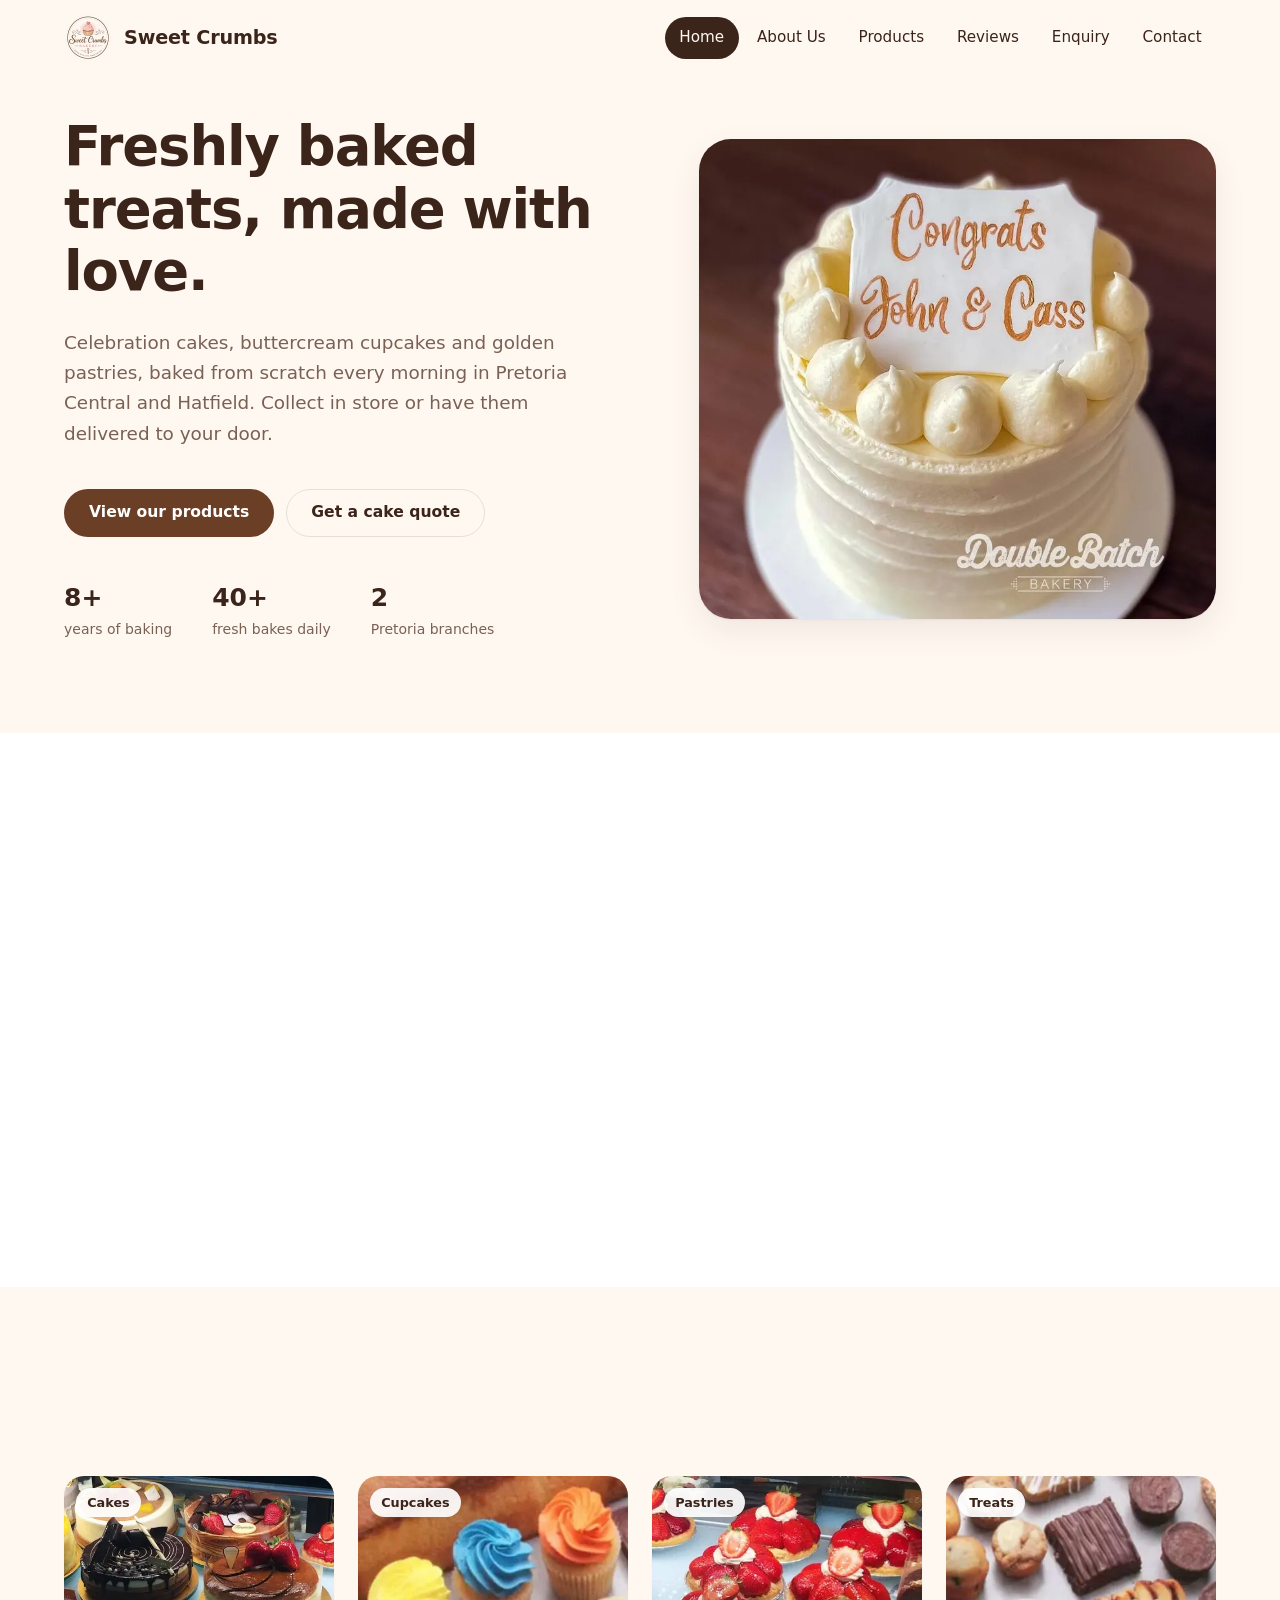
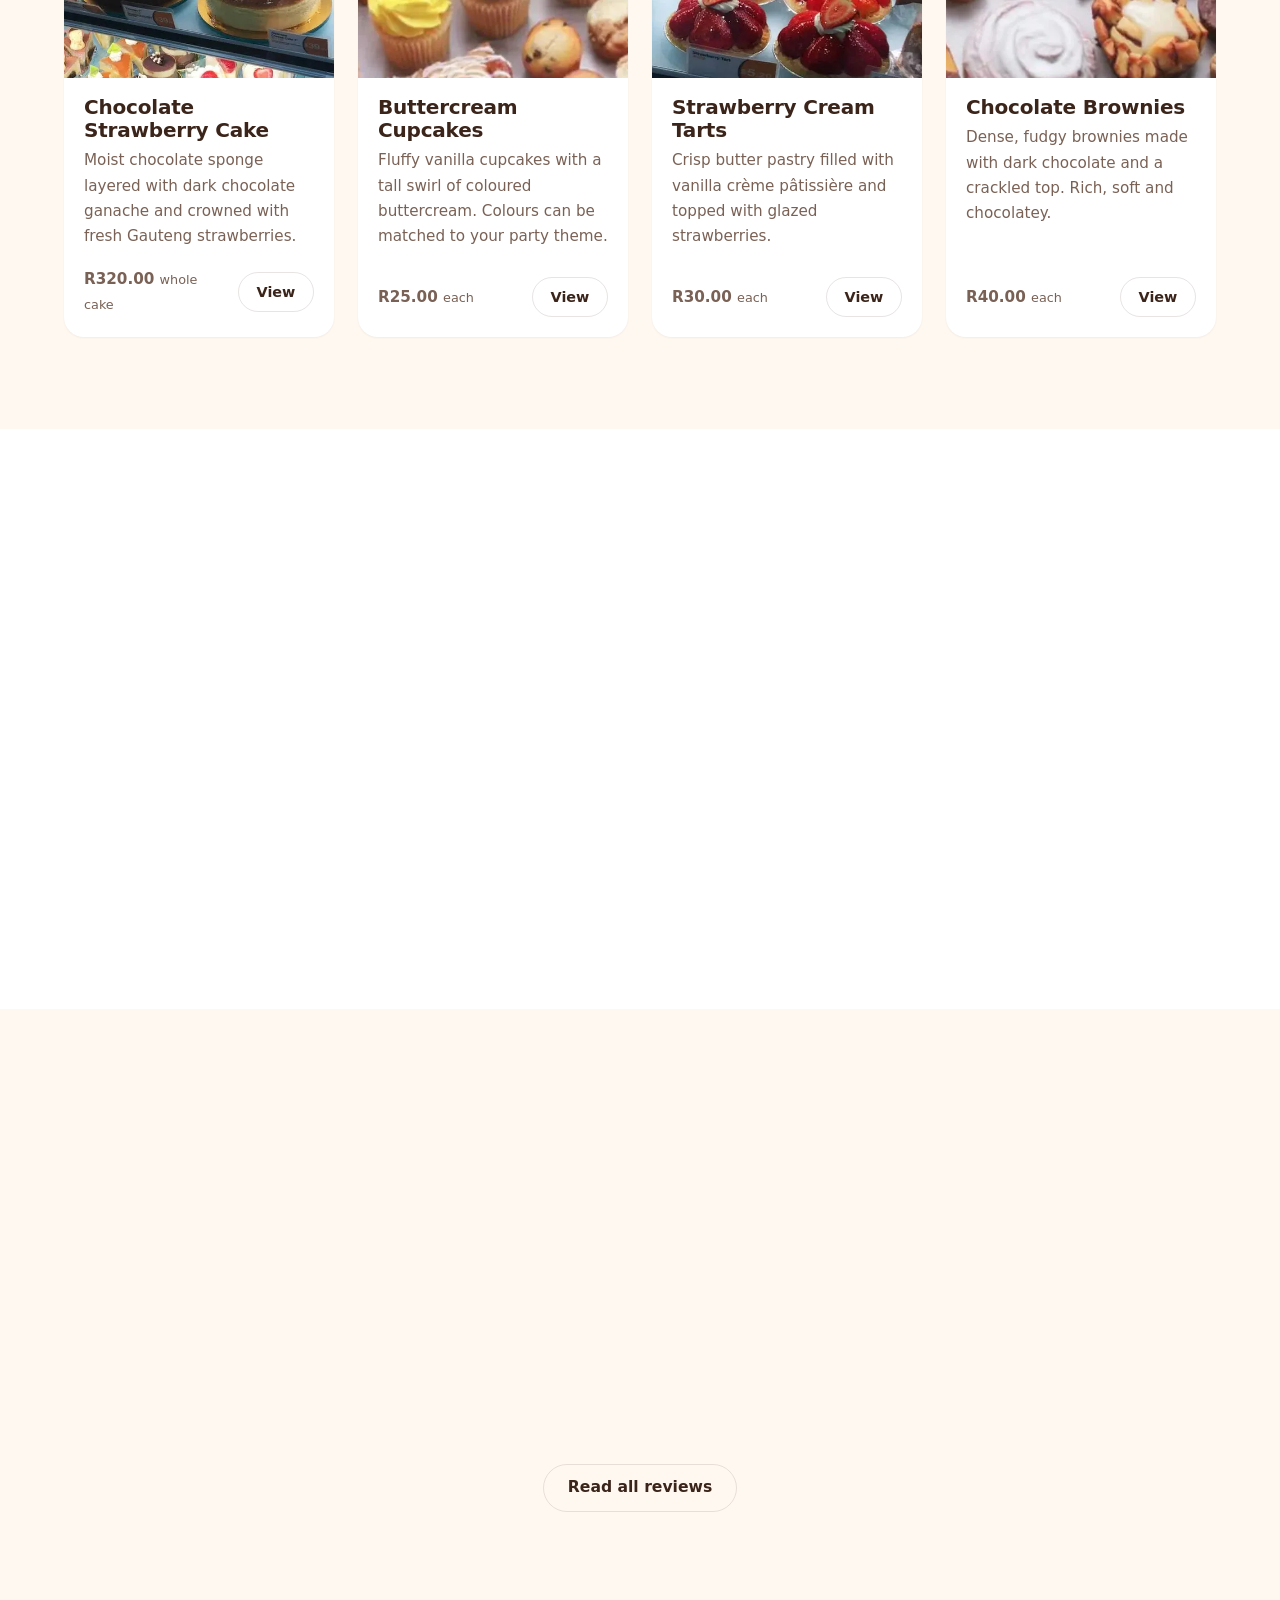
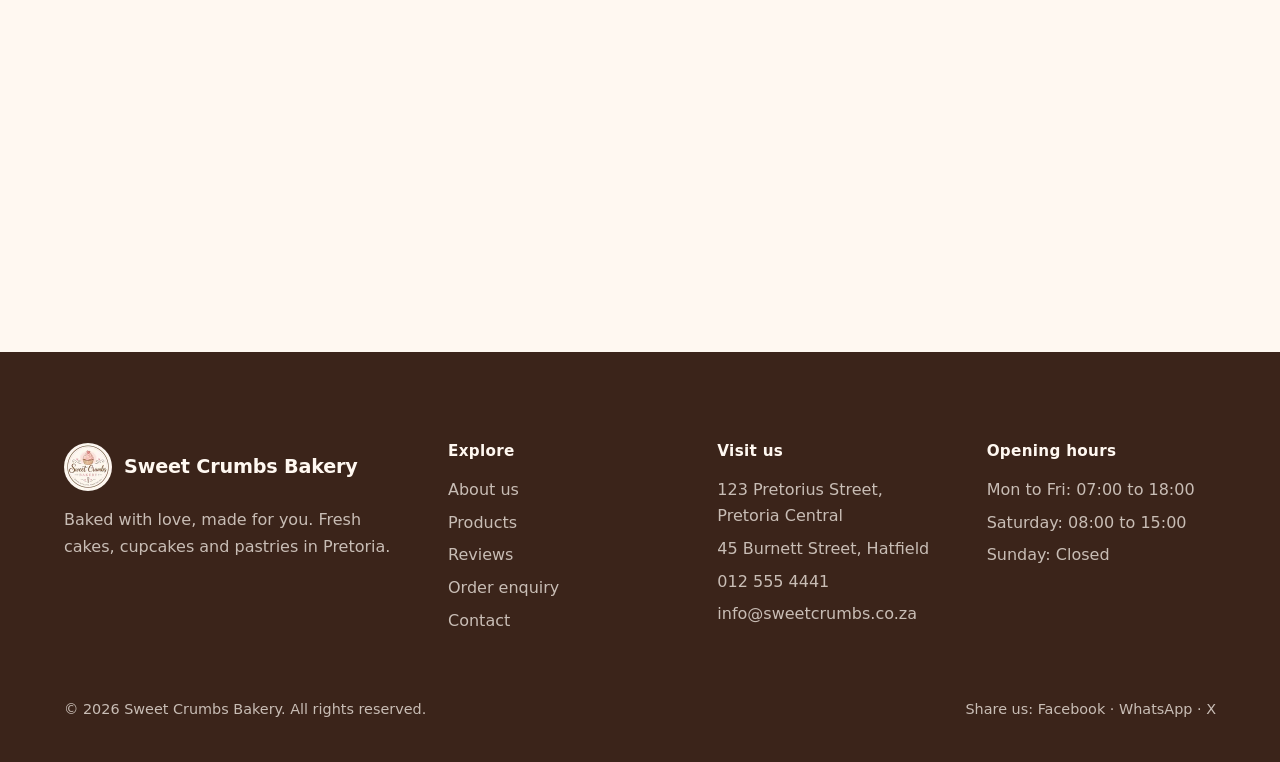
<file: index.html>
<!DOCTYPE html>
<html lang="en-ZA" class="no-js">
<head>
    <meta charset="UTF-8">
    <meta name="viewport" content="width=device-width, initial-scale=1">
    <meta http-equiv="Content-Security-Policy" content="default-src 'self'; script-src 'self'; style-src 'self' https://fonts.googleapis.com; font-src https://fonts.gstatic.com; img-src 'self' data:; connect-src 'self'; form-action 'self'; base-uri 'self'; object-src 'none'">
    <meta name="referrer" content="strict-origin-when-cross-origin">
    <title>Sweet Crumbs Bakery | Fresh Cakes, Cupcakes &amp; Pastries in Pretoria</title>
    <meta name="description" content="Sweet Crumbs Bakery bakes fresh celebration cakes, cupcakes, pastries and treats every day in Pretoria Central and Hatfield. Order online for collection or delivery.">
    <meta name="keywords" content="bakery Pretoria, birthday cakes Pretoria, cupcakes Pretoria, custom celebration cakes, fresh pastries, Hatfield bakery, cake delivery Pretoria">
    <meta name="author" content="Sweet Crumbs Bakery">
    <meta name="robots" content="index, follow">
    <link rel="canonical" href="https://percy-m-ri.github.io/st10476650-wede-part1/">
    <meta property="og:type" content="website">
    <meta property="og:site_name" content="Sweet Crumbs Bakery">
    <meta property="og:title" content="Sweet Crumbs Bakery | Fresh Cakes &amp; Pastries in Pretoria">
    <meta property="og:description" content="Celebration cakes, cupcakes and pastries baked fresh every morning in Pretoria.">
    <meta property="og:url" content="https://percy-m-ri.github.io/st10476650-wede-part1/">
    <meta property="og:image" content="https://percy-m-ri.github.io/st10476650-wede-part1/images/celebration-cake-hero-1200.jpg">
    <meta name="theme-color" content="#FFF8F1">
    <link rel="icon" type="image/png" href="images/favicon-32.png">
    <link rel="preconnect" href="https://fonts.googleapis.com">
    <link rel="preconnect" href="https://fonts.gstatic.com" crossorigin>
    <link rel="stylesheet" href="https://fonts.googleapis.com/css2?family=Poppins:wght@400;500;600;700&amp;display=swap">
    <link rel="stylesheet" href="css/style.css?v=4">
    <link rel="preload" as="image" type="image/webp" href="images/celebration-cake-hero-800.webp" imagesrcset="images/celebration-cake-hero-480.webp 480w, images/celebration-cake-hero-800.webp 800w, images/celebration-cake-hero-1200.webp 1200w" imagesizes="(max-width: 56rem) 100vw, 34rem">
    <script src="js/boot.js?v=4"></script>
    <script src="js/data.js?v=4" defer></script>
    <script src="js/main.js?v=4" defer></script>
    <script src="js/products.js?v=4" defer></script>
    <script type="application/ld+json">
    {
        "@context": "https://schema.org",
        "@type": "Bakery",
        "name": "Sweet Crumbs Bakery",
        "url": "https://percy-m-ri.github.io/st10476650-wede-part1/",
        "logo": "https://percy-m-ri.github.io/st10476650-wede-part1/images/sweet-crumbs-logo-320.png",
        "image": "https://percy-m-ri.github.io/st10476650-wede-part1/images/celebration-cake-hero-1200.jpg",
        "description": "Neighbourhood bakery in Pretoria baking celebration cakes, cupcakes, pastries and sweet treats.",
        "telephone": "+27125554441",
        "email": "info@sweetcrumbs.co.za",
        "priceRange": "R20 - R350",
        "address": {
            "@type": "PostalAddress",
            "streetAddress": "123 Pretorius Street",
            "addressLocality": "Pretoria",
            "addressRegion": "Gauteng",
            "postalCode": "0002",
            "addressCountry": "ZA"
        },
        "geo": { "@type": "GeoCoordinates", "latitude": -25.7461, "longitude": 28.1929 },
        "openingHoursSpecification": [
            { "@type": "OpeningHoursSpecification", "dayOfWeek": ["Monday", "Tuesday", "Wednesday", "Thursday", "Friday"], "opens": "07:00", "closes": "18:00" },
            { "@type": "OpeningHoursSpecification", "dayOfWeek": "Saturday", "opens": "08:00", "closes": "15:00" }
        ],
        "department": {
            "@type": "Bakery",
            "name": "Sweet Crumbs Bakery Hatfield",
            "telephone": "+27125554442",
            "address": {
                "@type": "PostalAddress",
                "streetAddress": "45 Burnett Street",
                "addressLocality": "Hatfield, Pretoria",
                "addressRegion": "Gauteng",
                "postalCode": "0083",
                "addressCountry": "ZA"
            }
        }
    }
    </script>
</head>
<body>
    <a class="skip-link" href="#main">Skip to main content</a>

    <header class="site-header">
        <div class="container header-inner">
            <a class="brand" href="index.html" aria-label="Sweet Crumbs Bakery home">
                <picture>
                    <source type="image/webp" srcset="images/sweet-crumbs-logo-96.webp 1x, images/sweet-crumbs-logo-192.webp 2x">
                    <img src="images/sweet-crumbs-logo-96.png" srcset="images/sweet-crumbs-logo-96.png 1x, images/sweet-crumbs-logo-192.png 2x" alt="Sweet Crumbs Bakery logo" width="48" height="48">
                </picture>
                <span>Sweet Crumbs</span>
            </a>
            <button class="nav-toggle" type="button" aria-expanded="false" aria-controls="main-nav" aria-label="Open menu"><span></span><span></span></button>
            <nav id="main-nav" class="main-nav" aria-label="Main">
                <ul>
                    <li><a href="index.html" aria-current="page">Home</a></li>
                    <li><a href="about.html">About Us</a></li>
                    <li><a href="products.html">Products</a></li>
                    <li><a href="testimonials.html">Reviews</a></li>
                    <li><a href="enquiry.html">Enquiry</a></li>
                    <li><a href="contact.html">Contact</a></li>
                </ul>
            </nav>
        </div>
    </header>

    <main id="main">
        <section class="hero" aria-labelledby="hero-title">
            <div class="container hero-grid">
                <div class="hero-copy">
                    <h1 id="hero-title" class="reveal delay-1">Freshly baked treats, made with love.</h1>
                    <p class="lead reveal delay-2">Celebration cakes, buttercream cupcakes and golden pastries, baked from scratch every morning in Pretoria Central and Hatfield. Collect in store or have them delivered to your door.</p>
                    <div class="hero-actions reveal delay-3">
                        <a class="btn" href="products.html">View our products</a>
                        <a class="btn btn-ghost" href="enquiry.html">Get a cake quote</a>
                    </div>
                    <dl class="hero-stats reveal delay-4">
                        <div><dt>years of baking</dt><dd>8+</dd></div>
                        <div><dt>fresh bakes daily</dt><dd>40+</dd></div>
                        <div><dt>Pretoria branches</dt><dd>2</dd></div>
                    </dl>
                </div>
                <div class="hero-media reveal delay-2">
                    <picture>
                        <source type="image/webp" srcset="images/celebration-cake-hero-480.webp 480w, images/celebration-cake-hero-800.webp 800w, images/celebration-cake-hero-1200.webp 1200w" sizes="(max-width: 56rem) 100vw, 34rem">
                        <img src="images/celebration-cake-hero-800.jpg" srcset="images/celebration-cake-hero-480.jpg 480w, images/celebration-cake-hero-800.jpg 800w, images/celebration-cake-hero-1200.jpg 1200w" sizes="(max-width: 56rem) 100vw, 34rem" alt="White vanilla celebration cake with buttercream swirls and a personalised congratulations topper" width="800" height="1000" fetchpriority="high">
                    </picture>
                </div>
            </div>
        </section>

        <section class="section surface-band" aria-labelledby="why-title">
            <div class="container">
                <div class="section-head center reveal">
                    <h2 id="why-title">Sweetness made fresh, every single day</h2>
                    <p>We bake in small batches with real butter, free-range eggs and seasonal fruit, so everything tastes the way homemade should.</p>
                </div>
                <div class="grid grid-3" data-stagger>
                    <article class="card">
                        <div class="icon-badge" aria-hidden="true">
                            <svg viewBox="0 0 24 24" fill="none" stroke="currentColor" stroke-width="2" stroke-linecap="round" stroke-linejoin="round"><circle cx="12" cy="12" r="9"/><path d="M12 7v5l3 2"/></svg>
                        </div>
                        <h3>Baked every morning</h3>
                        <p>Our ovens are on from 04:30, so the pastries, loaves and cupcakes on our shelves are always from today.</p>
                    </article>
                    <article class="card">
                        <div class="icon-badge" aria-hidden="true">
                            <svg viewBox="0 0 24 24" fill="none" stroke="currentColor" stroke-width="2" stroke-linecap="round" stroke-linejoin="round"><path d="M4 21h16M5 21v-7h14v7M7 14V9h10v5M12 9V6"/><circle cx="12" cy="4.5" r="1.5"/></svg>
                        </div>
                        <h3>Made for your occasion</h3>
                        <p>Birthdays, weddings, baby showers or office treats. Tell us your theme and we will design a cake to match.</p>
                    </article>
                    <article class="card">
                        <div class="icon-badge" aria-hidden="true">
                            <svg viewBox="0 0 24 24" fill="none" stroke="currentColor" stroke-width="2" stroke-linecap="round" stroke-linejoin="round"><path d="M3 7h11v9H3zM14 10h4l3 3v3h-7"/><circle cx="7" cy="18" r="2"/><circle cx="17" cy="18" r="2"/></svg>
                        </div>
                        <h3>Collect or get it delivered</h3>
                        <p>Collect from Pretoria Central or Hatfield, or choose delivery anywhere in Pretoria. Free on orders over R500.</p>
                    </article>
                </div>
            </div>
        </section>

        <section class="section" aria-labelledby="favourites-title">
            <div class="container">
                <div class="section-head split reveal">
                    <div>
                        <h2 id="favourites-title">Our most loved bakes</h2>
                    </div>
                    <a class="btn btn-ghost" href="products.html">See all products</a>
                </div>
                <div class="product-grid" data-featured="4" data-exclude="vanilla-celebration-cake">
                    <noscript>
                        <p>Browse our full range of cakes, cupcakes and pastries on the <a href="products.html">products page</a>.</p>
                    </noscript>
                </div>
            </div>
        </section>

        <section class="section surface-band" aria-labelledby="story-title">
            <div class="container split">
                <picture class="reveal">
                    <source type="image/webp" srcset="images/bakery-interior-front-480.webp 480w, images/bakery-interior-front-800.webp 800w, images/bakery-interior-front-1400.webp 1400w" sizes="(max-width: 56rem) 100vw, 34rem">
                    <img src="images/bakery-interior-front-800.jpg" srcset="images/bakery-interior-front-480.jpg 480w, images/bakery-interior-front-800.jpg 800w, images/bakery-interior-front-1400.jpg 1400w" sizes="(max-width: 56rem) 100vw, 34rem" alt="Bright interior of the Sweet Crumbs Bakery shop with wooden floors and glass pastry counters" width="800" height="600" loading="lazy" decoding="async">
                </picture>
                <div class="reveal delay-2">
                    <h2 id="story-title">A small Pretoria bakery with a big heart</h2>
                    <p>Sweet Crumbs started in a home kitchen with one oven and a family recipe for vanilla sponge. Today our two shops bake cakes, cupcakes, pastries and other treats for every occasion.</p>
                    <ul class="check-list">
                        <li>Real butter, free-range eggs and no shortcuts</li>
                        <li>Custom cakes designed with you</li>
                        <li>Friendly service from people who love baking</li>
                    </ul>
                    <div class="hero-actions mt-l">
                        <a class="btn" href="about.html">Learn more about us</a>
                    </div>
                </div>
            </div>
        </section>

        <section class="section" aria-labelledby="reviews-title">
            <div class="container">
                <div class="section-head center reveal">
                    <h2 id="reviews-title">What our customers say</h2>
                </div>
                <div class="grid grid-3" data-stagger>
                    <article class="card quote-card">
                        <span class="stars" aria-label="5 out of 5 stars">★★★★★</span>
                        <blockquote><p>“The cake was absolutely delicious and beautifully decorated. Everyone at the party loved it!”</p></blockquote>
                        <footer><span class="avatar tint-pink" aria-hidden="true">T</span><div><cite>Thandi</cite><small>Vanilla Celebration Cake</small></div></footer>
                    </article>
                    <article class="card quote-card">
                        <span class="stars" aria-label="5 out of 5 stars">★★★★★</span>
                        <blockquote><p>“Sweet Crumbs Bakery never disappoints. The cupcakes were fresh, soft and full of flavour.”</p></blockquote>
                        <footer><span class="avatar tint-butter" aria-hidden="true">L</span><div><cite>Lerato</cite><small>Buttercream Cupcakes</small></div></footer>
                    </article>
                    <article class="card quote-card">
                        <span class="stars" aria-label="5 out of 5 stars">★★★★★</span>
                        <blockquote><p>“I ordered a birthday cake and it looked even better than I imagined. I highly recommend Sweet Crumbs!”</p></blockquote>
                        <footer><span class="avatar tint-sage" aria-hidden="true">N</span><div><cite>Naledi</cite><small>Chocolate Strawberry Cake</small></div></footer>
                    </article>
                </div>
                <div class="center-actions">
                    <a class="btn btn-ghost" href="testimonials.html">Read all reviews</a>
                </div>
            </div>
        </section>

        <section class="container reveal" aria-labelledby="cta-title">
            <div class="cta-band">
                <div>
                    <h2 id="cta-title">Planning a celebration?</h2>
                    <p>Tell us what you need and get an instant estimate with availability for your date.</p>
                </div>
                <a class="btn" href="enquiry.html">Request a quote</a>
            </div>
        </section>
    </main>

    <footer class="site-footer">
        <div class="container">
            <div class="footer-grid">
                <div>
                    <a class="brand" href="index.html">
                        <picture>
                            <source type="image/webp" srcset="images/sweet-crumbs-logo-96.webp 1x, images/sweet-crumbs-logo-192.webp 2x">
                            <img src="images/sweet-crumbs-logo-96.png" alt="" width="48" height="48" loading="lazy">
                        </picture>
                        <span>Sweet Crumbs Bakery</span>
                    </a>
                    <p>Baked with love, made for you. Fresh cakes, cupcakes and pastries in Pretoria.</p>
                </div>
                <div>
                    <h2>Explore</h2>
                    <ul>
                        <li><a href="about.html">About us</a></li>
                        <li><a href="products.html">Products</a></li>
                        <li><a href="testimonials.html">Reviews</a></li>
                        <li><a href="enquiry.html">Order enquiry</a></li>
                        <li><a href="contact.html">Contact</a></li>
                    </ul>
                </div>
                <div>
                    <h2>Visit us</h2>
                    <ul>
                        <li>123 Pretorius Street, Pretoria Central</li>
                        <li>45 Burnett Street, Hatfield</li>
                        <li><a href="tel:+27125554441">012 555 4441</a></li>
                        <li><a href="mailto:info@sweetcrumbs.co.za">info@sweetcrumbs.co.za</a></li>
                    </ul>
                </div>
                <div>
                    <h2>Opening hours</h2>
                    <ul>
                        <li>Mon to Fri: 07:00 to 18:00</li>
                        <li>Saturday: 08:00 to 15:00</li>
                        <li>Sunday: Closed</li>
                    </ul>
                </div>
            </div>
            <div class="footer-bottom">
                <p>&copy; <span data-year>2026</span> Sweet Crumbs Bakery. All rights reserved.</p>
                <p>Share us:
                    <a data-share="facebook" href="https://www.facebook.com/sharer/sharer.php?u=https%3A%2F%2Fpercy-m-ri.github.io%2Fst10476650-wede-part1%2F" target="_blank" rel="noopener noreferrer">Facebook</a> ·
                    <a data-share="whatsapp" href="https://wa.me/?text=https%3A%2F%2Fpercy-m-ri.github.io%2Fst10476650-wede-part1%2F" target="_blank" rel="noopener noreferrer">WhatsApp</a> ·
                    <a data-share="x" href="https://twitter.com/intent/tweet?url=https%3A%2F%2Fpercy-m-ri.github.io%2Fst10476650-wede-part1%2F" target="_blank" rel="noopener noreferrer">X</a>
                </p>
            </div>
        </div>
    </footer>
</body>
</html>
</file>
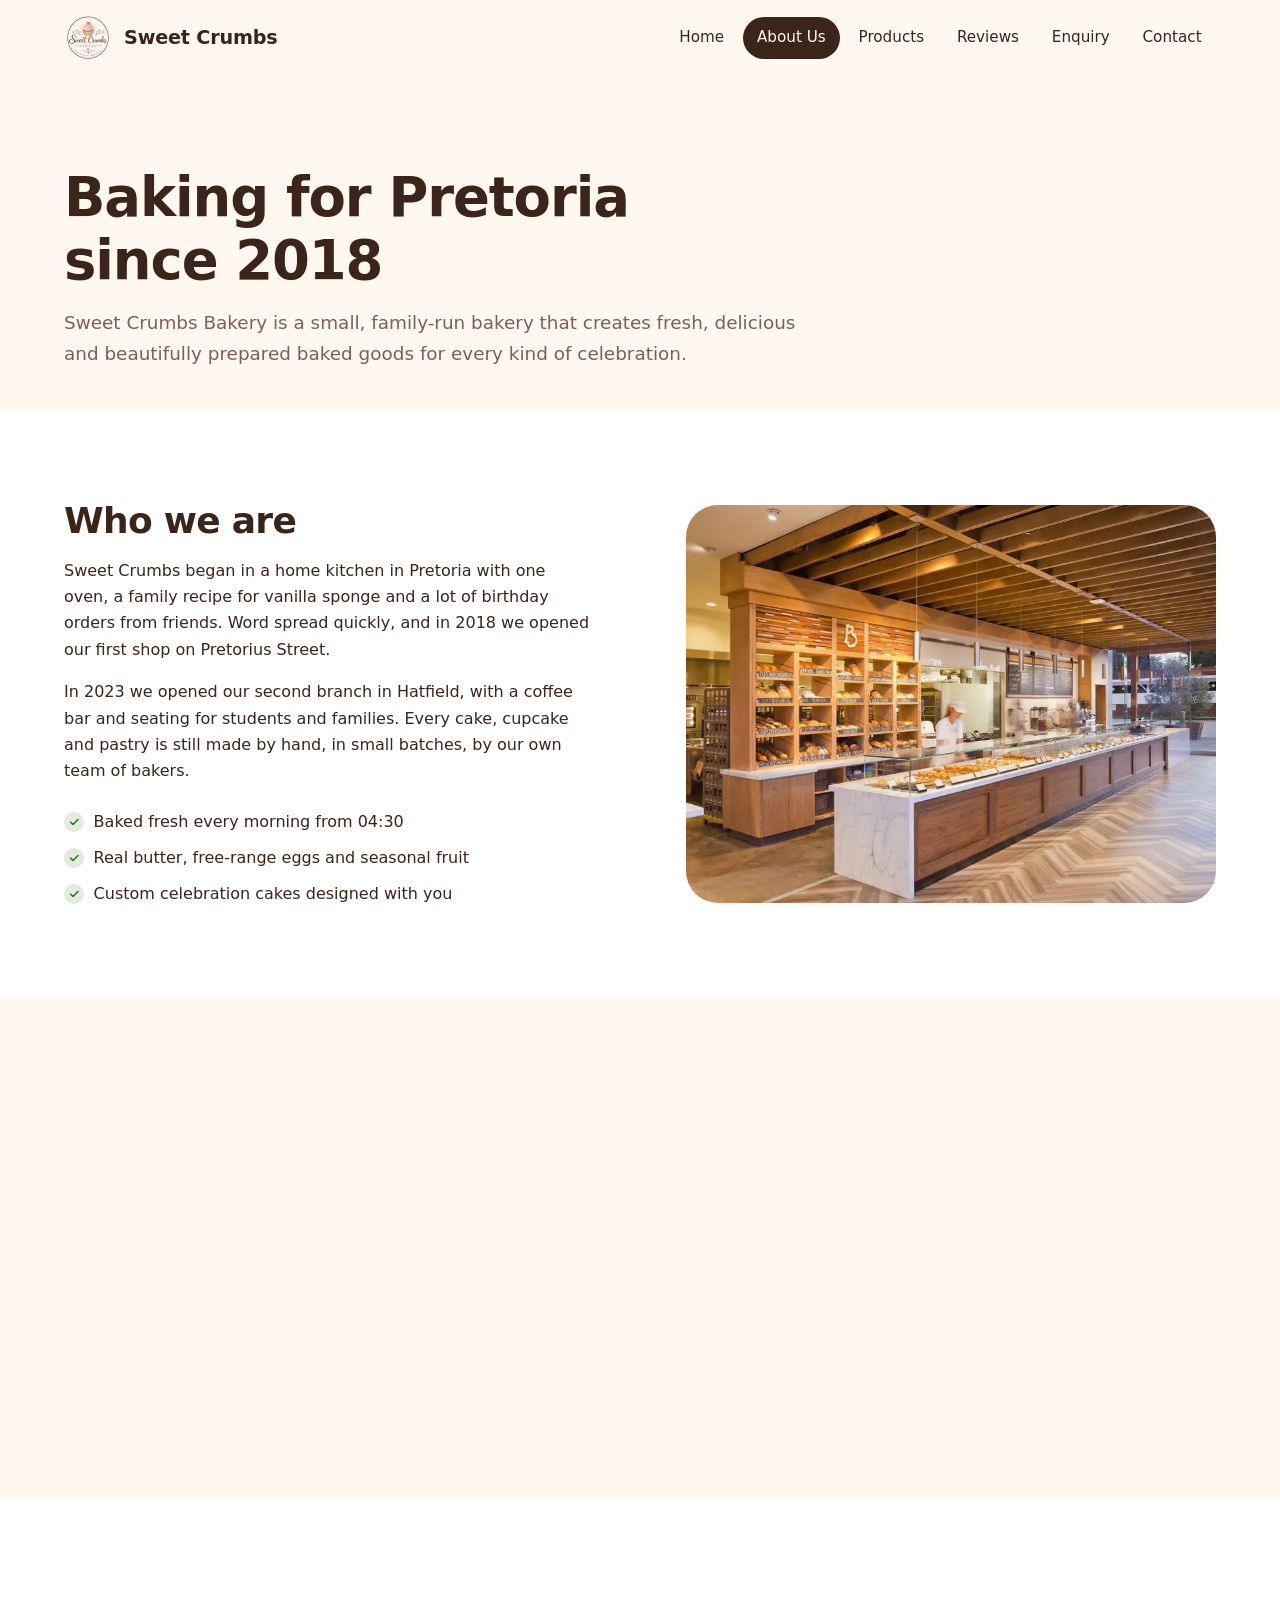
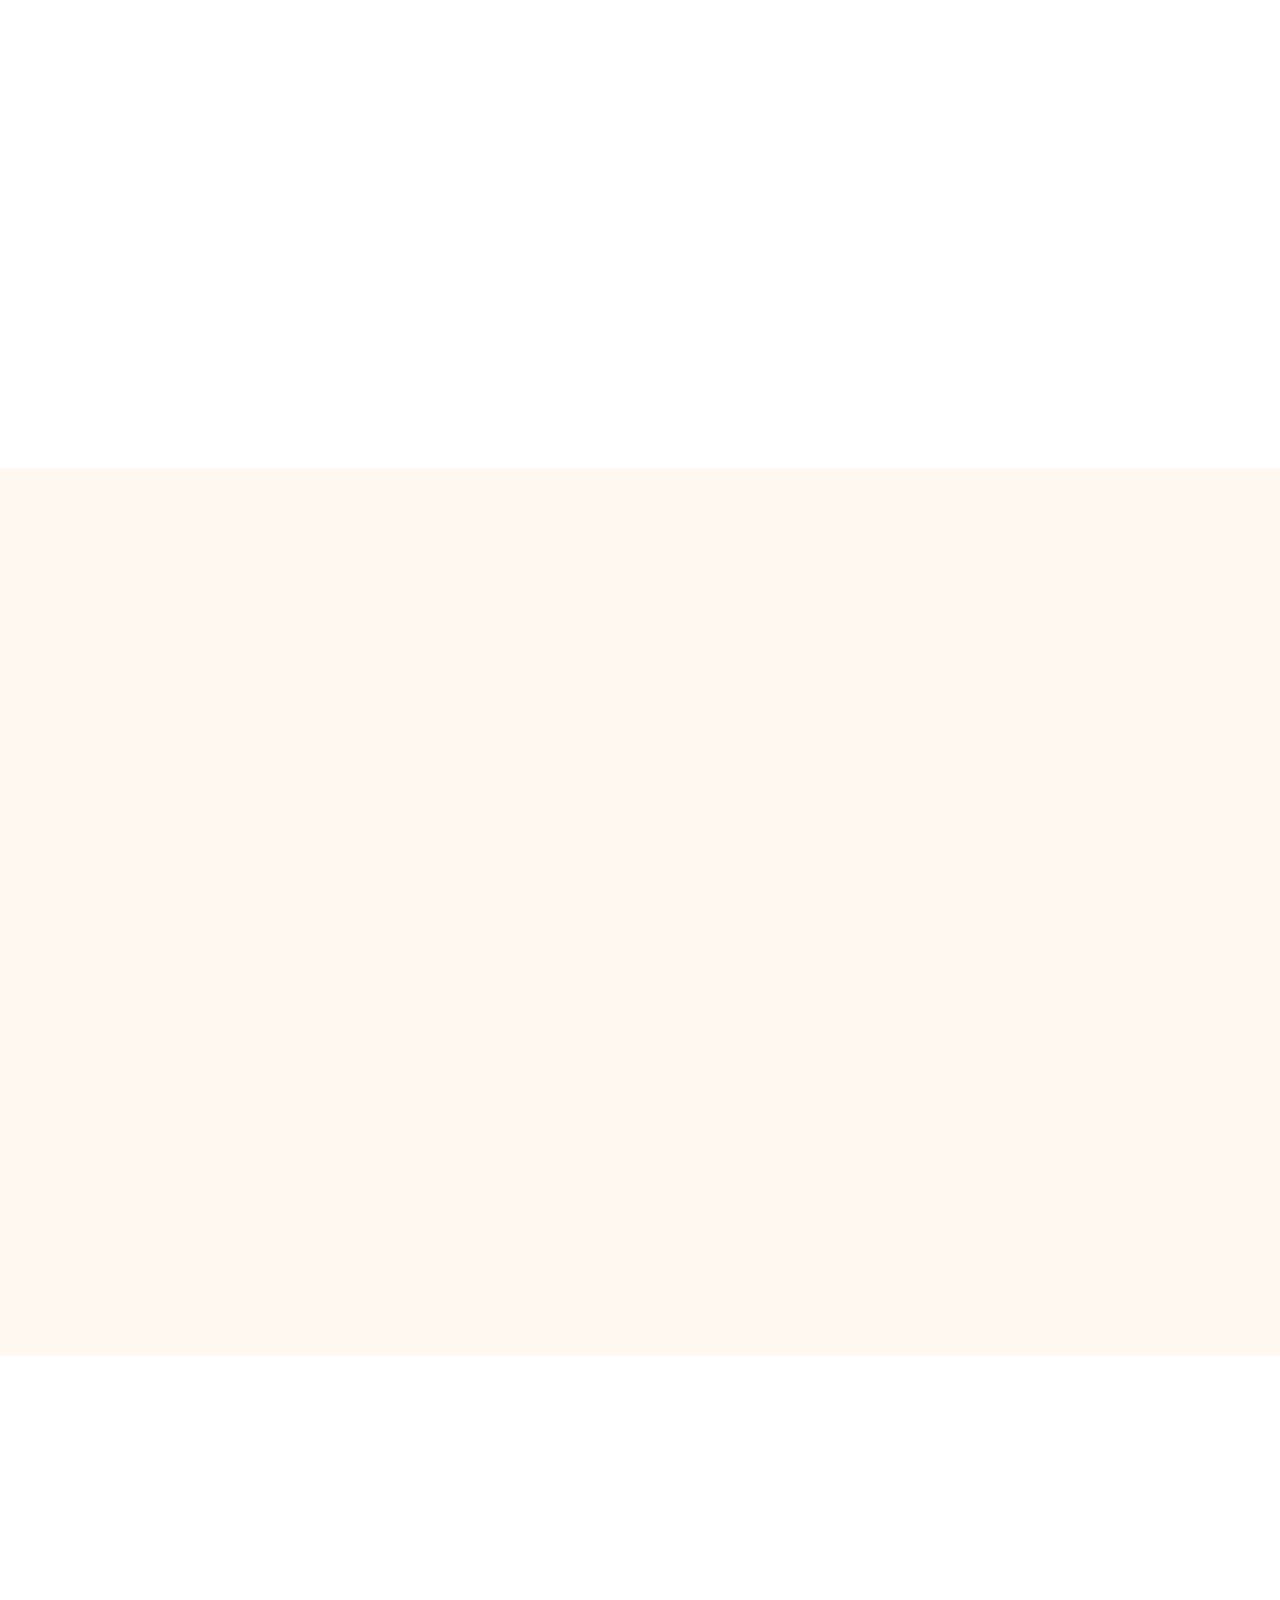
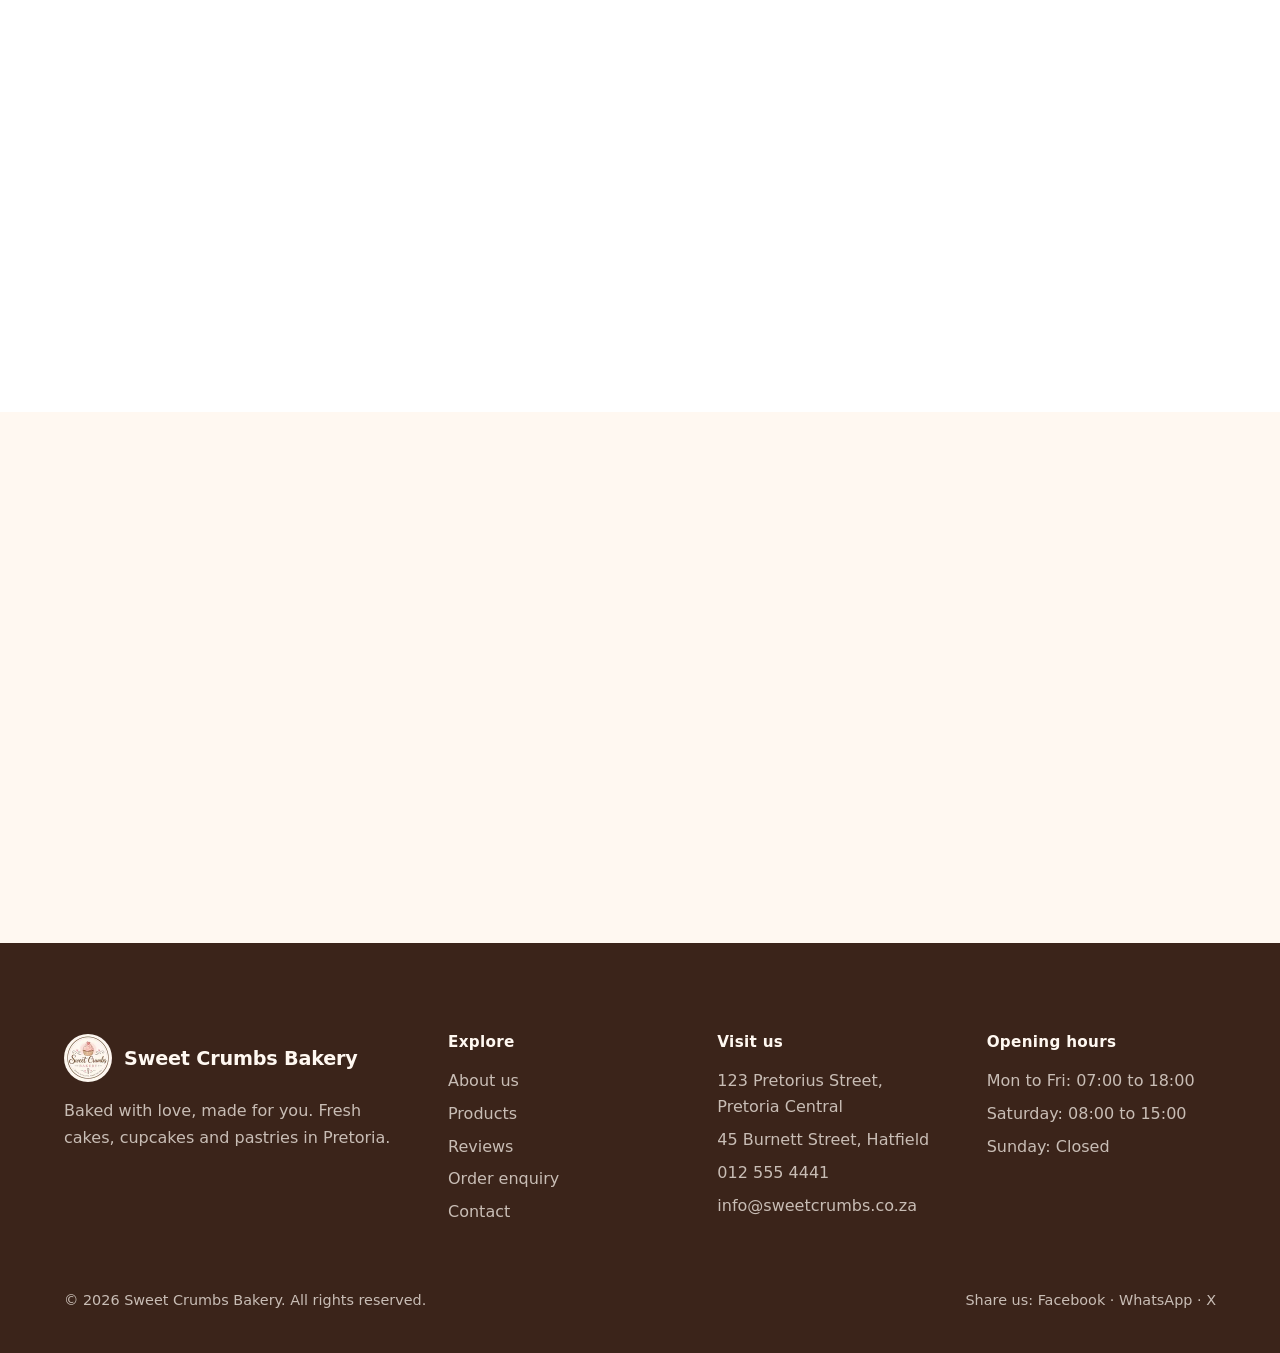
<file: about.html>
<!DOCTYPE html>
<html lang="en-ZA" class="no-js">
<head>
    <meta charset="UTF-8">
    <meta name="viewport" content="width=device-width, initial-scale=1">
    <meta http-equiv="Content-Security-Policy" content="default-src 'self'; script-src 'self'; style-src 'self' https://fonts.googleapis.com; font-src https://fonts.gstatic.com; img-src 'self' data:; connect-src 'self'; form-action 'self'; base-uri 'self'; object-src 'none'">
    <meta name="referrer" content="strict-origin-when-cross-origin">
    <title>About Sweet Crumbs Bakery | Our Story &amp; Team in Pretoria</title>
    <meta name="description" content="Meet the bakers behind Sweet Crumbs Bakery in Pretoria. Read our story, mission and values, take a look inside our bakery and find answers to common ordering questions.">
    <meta name="keywords" content="about Sweet Crumbs Bakery, Pretoria bakery story, local bakers Pretoria, family bakery Gauteng, bakery FAQ">
    <meta name="author" content="Sweet Crumbs Bakery">
    <meta name="robots" content="index, follow">
    <link rel="canonical" href="https://percy-m-ri.github.io/st10476650-wede-part1/about.html">
    <meta property="og:type" content="website">
    <meta property="og:site_name" content="Sweet Crumbs Bakery">
    <meta property="og:title" content="About Sweet Crumbs Bakery | Our Story &amp; Team in Pretoria">
    <meta property="og:description" content="Meet the bakers behind Sweet Crumbs Bakery in Pretoria. Read our story, mission and values, take a look inside our bakery and find answers to common ordering questions.">
    <meta property="og:url" content="https://percy-m-ri.github.io/st10476650-wede-part1/about.html">
    <meta property="og:image" content="https://percy-m-ri.github.io/st10476650-wede-part1/images/bakery-interior-shelves-1400.jpg">
    <meta name="theme-color" content="#FFF8F1">
    <link rel="icon" type="image/png" href="images/favicon-32.png">
    <link rel="preconnect" href="https://fonts.googleapis.com">
    <link rel="preconnect" href="https://fonts.gstatic.com" crossorigin>
    <link rel="stylesheet" href="https://fonts.googleapis.com/css2?family=Poppins:wght@400;500;600;700&amp;display=swap">
    <link rel="stylesheet" href="css/style.css?v=4">
    <script src="js/boot.js?v=4"></script>
    <script src="js/data.js?v=4" defer></script>
    <script src="js/main.js?v=4" defer></script>
</head>
<body>
    <a class="skip-link" href="#main">Skip to main content</a>

    <header class="site-header">
        <div class="container header-inner">
            <a class="brand" href="index.html" aria-label="Sweet Crumbs Bakery home">
                <picture>
                    <source type="image/webp" srcset="images/sweet-crumbs-logo-96.webp 1x, images/sweet-crumbs-logo-192.webp 2x">
                    <img src="images/sweet-crumbs-logo-96.png" srcset="images/sweet-crumbs-logo-96.png 1x, images/sweet-crumbs-logo-192.png 2x" alt="Sweet Crumbs Bakery logo" width="48" height="48">
                </picture>
                <span>Sweet Crumbs</span>
            </a>
            <button class="nav-toggle" type="button" aria-expanded="false" aria-controls="main-nav" aria-label="Open menu"><span></span><span></span></button>
            <nav id="main-nav" class="main-nav" aria-label="Main">
                <ul>
                    <li><a href="index.html">Home</a></li>
                    <li><a href="about.html" aria-current="page">About Us</a></li>
                    <li><a href="products.html">Products</a></li>
                    <li><a href="testimonials.html">Reviews</a></li>
                    <li><a href="enquiry.html">Enquiry</a></li>
                    <li><a href="contact.html">Contact</a></li>
                </ul>
            </nav>
        </div>
    </header>

    <main id="main">
        <section class="page-hero" aria-labelledby="page-title">
            <div class="container">
                <h1 id="page-title" class="reveal delay-1">Baking for Pretoria since 2018</h1>
                <p class="lead reveal delay-2">Sweet Crumbs Bakery is a small, family-run bakery that creates fresh, delicious and beautifully prepared baked goods for every kind of celebration.</p>
            </div>
        </section>

        <section class="section surface-band" aria-labelledby="who-title">
            <div class="container split">
                <div class="reveal">
                    <h2 id="who-title">Who we are</h2>
                    <p>Sweet Crumbs began in a home kitchen in Pretoria with one oven, a family recipe for vanilla sponge and a lot of birthday orders from friends. Word spread quickly, and in 2018 we opened our first shop on Pretorius Street.</p>
                    <p>In 2023 we opened our second branch in Hatfield, with a coffee bar and seating for students and families. Every cake, cupcake and pastry is still made by hand, in small batches, by our own team of bakers.</p>
                    <ul class="check-list">
                        <li>Baked fresh every morning from 04:30</li>
                        <li>Real butter, free-range eggs and seasonal fruit</li>
                        <li>Custom celebration cakes designed with you</li>
                    </ul>
                </div>
                <picture class="reveal delay-2">
                    <source type="image/webp" srcset="images/bakery-interior-shelves-480.webp 480w, images/bakery-interior-shelves-800.webp 800w, images/bakery-interior-shelves-1400.webp 1400w" sizes="(max-width: 56rem) 100vw, 34rem">
                    <img src="images/bakery-interior-shelves-800.jpg" srcset="images/bakery-interior-shelves-480.jpg 480w, images/bakery-interior-shelves-800.jpg 800w, images/bakery-interior-shelves-1400.jpg 1400w" sizes="(max-width: 56rem) 100vw, 34rem" alt="Wooden bread shelves and a long pastry counter inside the Sweet Crumbs Bakery shop" width="800" height="600" loading="lazy" decoding="async">
                </picture>
            </div>
        </section>

        <section class="section" aria-labelledby="purpose-title">
            <div class="container">
                <div class="section-head reveal">
                    <h2 id="purpose-title">Our mission, vision and values</h2>
                </div>
                <div class="tabs reveal delay-1" data-tabs>
                    <div class="tab-list" role="tablist" aria-label="Mission, vision and values">
                        <button type="button" role="tab" id="tab-mission" aria-controls="panel-mission" aria-selected="true">Mission</button>
                        <button type="button" role="tab" id="tab-vision" aria-controls="panel-vision" aria-selected="false" tabindex="-1">Vision</button>
                        <button type="button" role="tab" id="tab-values" aria-controls="panel-values" aria-selected="false" tabindex="-1">Values</button>
                    </div>
                    <div class="card tab-panel" role="tabpanel" id="panel-mission" aria-labelledby="tab-mission" tabindex="0">
                        <h3>Our mission</h3>
                        <p>To provide fresh, tasty and high-quality baked goods while creating a warm and enjoyable experience for every customer who walks through our doors or orders online.</p>
                    </div>
                    <div class="card tab-panel" role="tabpanel" id="panel-vision" aria-labelledby="tab-vision" tabindex="0" hidden>
                        <h3>Our vision</h3>
                        <p>To become Pretoria's most trusted local bakery, known for delicious products, creativity and excellent customer service, and to be the first name people think of for every celebration.</p>
                    </div>
                    <div class="card tab-panel" role="tabpanel" id="panel-values" aria-labelledby="tab-values" tabindex="0" hidden>
                        <h3>Our values</h3>
                        <ul class="check-list">
                            <li>Freshness: nothing on our shelves is older than a day</li>
                            <li>Quality: real ingredients and no shortcuts</li>
                            <li>Care: friendly service and attention to every detail</li>
                            <li>Community: supporting local suppliers in Gauteng</li>
                        </ul>
                    </div>
                </div>
            </div>
        </section>

        <section class="section surface-band" aria-labelledby="team-title">
            <div class="container">
                <div class="section-head center reveal">
                    <h2 id="team-title">Meet our team</h2>
                </div>
                <div class="grid grid-4" data-stagger>
                    <article class="card team-card">
                        <span class="avatar tint-pink" aria-hidden="true">TN</span>
                        <h3>Thabo Nkosi</h3>
                        <p class="role">Founder and head baker</p>
                        <p>Started Sweet Crumbs from his family kitchen and still bakes the first batch every morning.</p>
                    </article>
                    <article class="card team-card">
                        <span class="avatar tint-butter" aria-hidden="true">RD</span>
                        <h3>Refilwe Dlamini</h3>
                        <p class="role">Cake designer</p>
                        <p>Turns your ideas into celebration cakes, from simple buttercream to tiered wedding cakes.</p>
                    </article>
                    <article class="card team-card">
                        <span class="avatar tint-sage" aria-hidden="true">JV</span>
                        <h3>Johan van Wyk</h3>
                        <p class="role">Pastry chef</p>
                        <p>Looks after our tarts, pastries and loaves, and is responsible for the famous custard tarts.</p>
                    </article>
                    <article class="card team-card">
                        <span class="avatar tint-pink" aria-hidden="true">AP</span>
                        <h3>Ayesha Patel</h3>
                        <p class="role">Customer experience</p>
                        <p>Manages orders and deliveries and makes sure every customer leaves with a smile.</p>
                    </article>
                </div>
            </div>
        </section>

        <section class="section" aria-labelledby="gallery-title">
            <div class="container">
                <div class="section-head split reveal">
                    <div>
                        <h2 id="gallery-title">Inside our bakery</h2>
                    </div>
                    <p>Select a photo to view it larger.</p>
                </div>
                <div class="gallery" data-stagger>
                    <button type="button" class="gallery-item wide" data-lightbox data-full="images/bakery-interior-front-1400.jpg" data-caption="Our Pretoria Central shop floor and pastry counters" aria-label="View larger: shop floor and pastry counters">
                        <picture>
                            <source type="image/webp" srcset="images/bakery-interior-front-480.webp 480w, images/bakery-interior-front-800.webp 800w" sizes="(max-width: 40rem) 100vw, 50vw">
                            <img src="images/bakery-interior-front-800.jpg" srcset="images/bakery-interior-front-480.jpg 480w, images/bakery-interior-front-800.jpg 800w" sizes="(max-width: 40rem) 100vw, 50vw" alt="Sweet Crumbs Bakery shop floor with glass pastry counters" width="800" height="600" loading="lazy" decoding="async">
                        </picture>
                        <span class="zoom" aria-hidden="true"><svg viewBox="0 0 24 24" fill="none" stroke="currentColor" stroke-width="2" stroke-linecap="round"><circle cx="11" cy="11" r="7"/><path d="M20 20l-3.5-3.5M11 8v6M8 11h6"/></svg></span>
                    </button>
                    <button type="button" class="gallery-item tall" data-lightbox data-full="images/cake-display-counter-1400.jpg" data-caption="Fresh cream cakes, tarts and slices in our display fridge" aria-label="View larger: cake display fridge">
                        <picture>
                            <source type="image/webp" srcset="images/cake-display-counter-480.webp 480w, images/cake-display-counter-800.webp 800w" sizes="(max-width: 40rem) 50vw, 25vw">
                            <img src="images/cake-display-counter-480.jpg" srcset="images/cake-display-counter-480.jpg 480w, images/cake-display-counter-800.jpg 800w" sizes="(max-width: 40rem) 50vw, 25vw" alt="Display fridge filled with fresh cream cakes and strawberry tarts" width="480" height="360" loading="lazy" decoding="async">
                        </picture>
                        <span class="zoom" aria-hidden="true"><svg viewBox="0 0 24 24" fill="none" stroke="currentColor" stroke-width="2" stroke-linecap="round"><circle cx="11" cy="11" r="7"/><path d="M20 20l-3.5-3.5M11 8v6M8 11h6"/></svg></span>
                    </button>
                    <button type="button" class="gallery-item" data-lightbox data-full="images/assorted-baked-treats-1200.jpg" data-caption="A morning selection of loaves, donuts, cupcakes and pastries" aria-label="View larger: assorted baked treats">
                        <picture>
                            <source type="image/webp" srcset="images/assorted-baked-treats-480.webp">
                            <img src="images/assorted-baked-treats-480.jpg" alt="Assorted loaves, donuts, cupcakes and pastries laid out on a table" width="480" height="360" loading="lazy" decoding="async">
                        </picture>
                        <span class="zoom" aria-hidden="true"><svg viewBox="0 0 24 24" fill="none" stroke="currentColor" stroke-width="2" stroke-linecap="round"><circle cx="11" cy="11" r="7"/><path d="M20 20l-3.5-3.5M11 8v6M8 11h6"/></svg></span>
                    </button>
                    <button type="button" class="gallery-item" data-lightbox data-full="images/bakery-interior-counter-700.jpg" data-caption="Bread and pastry counters at our Hatfield branch" aria-label="View larger: Hatfield bread counters">
                        <picture>
                            <source type="image/webp" srcset="images/bakery-interior-counter-480.webp">
                            <img src="images/bakery-interior-counter-480.jpg" alt="Bread and pastry counters with pendant lights at the Hatfield branch" width="480" height="360" loading="lazy" decoding="async">
                        </picture>
                        <span class="zoom" aria-hidden="true"><svg viewBox="0 0 24 24" fill="none" stroke="currentColor" stroke-width="2" stroke-linecap="round"><circle cx="11" cy="11" r="7"/><path d="M20 20l-3.5-3.5M11 8v6M8 11h6"/></svg></span>
                    </button>
                    <button type="button" class="gallery-item" data-lightbox data-full="images/bakery-storefront-seating-800.jpg" data-caption="Coffee bar and seating at the Hatfield branch" aria-label="View larger: Hatfield coffee bar and seating">
                        <picture>
                            <source type="image/webp" srcset="images/bakery-storefront-seating-480.webp">
                            <img src="images/bakery-storefront-seating-480.jpg" alt="Coffee bar and café seating near the front window of the bakery" width="480" height="360" loading="lazy" decoding="async">
                        </picture>
                        <span class="zoom" aria-hidden="true"><svg viewBox="0 0 24 24" fill="none" stroke="currentColor" stroke-width="2" stroke-linecap="round"><circle cx="11" cy="11" r="7"/><path d="M20 20l-3.5-3.5M11 8v6M8 11h6"/></svg></span>
                    </button>
                    <button type="button" class="gallery-item wide" data-lightbox data-full="images/assorted-loaf-cakes-1200.jpg" data-caption="Banana, lemon and blueberry loaf cakes fresh from the oven" aria-label="View larger: assorted loaf cakes">
                        <picture>
                            <source type="image/webp" srcset="images/assorted-loaf-cakes-480.webp 480w, images/assorted-loaf-cakes-800.webp 800w" sizes="(max-width: 40rem) 100vw, 50vw">
                            <img src="images/assorted-loaf-cakes-800.jpg" srcset="images/assorted-loaf-cakes-480.jpg 480w, images/assorted-loaf-cakes-800.jpg 800w" sizes="(max-width: 40rem) 100vw, 50vw" alt="Shelf of freshly baked banana, lemon and blueberry loaf cakes" width="800" height="600" loading="lazy" decoding="async">
                        </picture>
                        <span class="zoom" aria-hidden="true"><svg viewBox="0 0 24 24" fill="none" stroke="currentColor" stroke-width="2" stroke-linecap="round"><circle cx="11" cy="11" r="7"/><path d="M20 20l-3.5-3.5M11 8v6M8 11h6"/></svg></span>
                    </button>
                    <button type="button" class="gallery-item wide" data-lightbox data-full="images/bakery-interior-shelves-1400.jpg" data-caption="Our wooden bread shelves and long pastry counter" aria-label="View larger: bread shelves and pastry counter">
                        <picture>
                            <source type="image/webp" srcset="images/bakery-interior-shelves-480.webp 480w, images/bakery-interior-shelves-800.webp 800w" sizes="(max-width: 40rem) 100vw, 50vw">
                            <img src="images/bakery-interior-shelves-800.jpg" srcset="images/bakery-interior-shelves-480.jpg 480w, images/bakery-interior-shelves-800.jpg 800w" sizes="(max-width: 40rem) 100vw, 50vw" alt="Wooden bread shelves and a long pastry counter" width="800" height="600" loading="lazy" decoding="async">
                        </picture>
                        <span class="zoom" aria-hidden="true"><svg viewBox="0 0 24 24" fill="none" stroke="currentColor" stroke-width="2" stroke-linecap="round"><circle cx="11" cy="11" r="7"/><path d="M20 20l-3.5-3.5M11 8v6M8 11h6"/></svg></span>
                    </button>
                </div>
            </div>
        </section>

        <section class="section surface-band" aria-labelledby="faq-title">
            <div class="container">
                <div class="section-head center reveal">
                    <h2 id="faq-title">Frequently asked questions</h2>
                </div>
                <div class="accordion reveal delay-1" data-accordion="single">
                    <div class="accordion-item">
                        <h3><button type="button" class="accordion-trigger" aria-expanded="false" aria-controls="faq-1" id="faq-1-trigger">How far in advance should I order a celebration cake?<span class="plus" aria-hidden="true"></span></button></h3>
                        <div class="accordion-panel" id="faq-1" role="region" aria-labelledby="faq-1-trigger"><div><p>Whole celebration cakes need at least 3 days' notice. Cupcakes, pastries and other treats need 1 day, and orders of more than 24 items need one extra day.</p></div></div>
                    </div>
                    <div class="accordion-item">
                        <h3><button type="button" class="accordion-trigger" aria-expanded="false" aria-controls="faq-2" id="faq-2-trigger">Do you deliver?<span class="plus" aria-hidden="true"></span></button></h3>
                        <div class="accordion-panel" id="faq-2" role="region" aria-labelledby="faq-2-trigger"><div><p>Yes. We deliver anywhere in Pretoria between 09:00 and 13:00 from Monday to Saturday. Delivery costs R65 and is free on orders over R500.</p></div></div>
                    </div>
                    <div class="accordion-item">
                        <h3><button type="button" class="accordion-trigger" aria-expanded="false" aria-controls="faq-3" id="faq-3-trigger">Can you cater for allergies?<span class="plus" aria-hidden="true"></span></button></h3>
                        <div class="accordion-panel" id="faq-3" role="region" aria-labelledby="faq-3-trigger"><div><p>We offer egg-free and dairy-free sponges on request. Our kitchen handles nuts, gluten and dairy, so we cannot guarantee that any product is completely allergen-free.</p></div></div>
                    </div>
                    <div class="accordion-item">
                        <h3><button type="button" class="accordion-trigger" aria-expanded="false" aria-controls="faq-4" id="faq-4-trigger">How do I pay for an order?<span class="plus" aria-hidden="true"></span></button></h3>
                        <div class="accordion-panel" id="faq-4" role="region" aria-labelledby="faq-4-trigger"><div><p>Once we confirm your enquiry we send an invoice by email. A 50% deposit by EFT secures custom cakes, and the balance is paid on collection or delivery.</p></div></div>
                    </div>
                    <div class="accordion-item">
                        <h3><button type="button" class="accordion-trigger" aria-expanded="false" aria-controls="faq-5" id="faq-5-trigger">Do you offer discounts for large orders?<span class="plus" aria-hidden="true"></span></button></h3>
                        <div class="accordion-panel" id="faq-5" role="region" aria-labelledby="faq-5-trigger"><div><p>Orders of R1,000 or more automatically receive 10% off. Use our <a href="enquiry.html">enquiry form</a> to see your price instantly.</p></div></div>
                    </div>
                </div>
            </div>
        </section>

        <section class="container section reveal" aria-labelledby="cta-title">
            <div class="cta-band">
                <div>
                    <h2 id="cta-title">Come and say hello</h2>
                    <p>Visit us in Pretoria Central or Hatfield, or send us a message.</p>
                </div>
                <a class="btn" href="contact.html">Find our bakeries</a>
            </div>
        </section>
    </main>


    <footer class="site-footer">
        <div class="container">
            <div class="footer-grid">
                <div>
                    <a class="brand" href="index.html">
                        <picture>
                            <source type="image/webp" srcset="images/sweet-crumbs-logo-96.webp 1x, images/sweet-crumbs-logo-192.webp 2x">
                            <img src="images/sweet-crumbs-logo-96.png" alt="" width="48" height="48" loading="lazy">
                        </picture>
                        <span>Sweet Crumbs Bakery</span>
                    </a>
                    <p>Baked with love, made for you. Fresh cakes, cupcakes and pastries in Pretoria.</p>
                </div>
                <div>
                    <h2>Explore</h2>
                    <ul>
                        <li><a href="about.html">About us</a></li>
                        <li><a href="products.html">Products</a></li>
                        <li><a href="testimonials.html">Reviews</a></li>
                        <li><a href="enquiry.html">Order enquiry</a></li>
                        <li><a href="contact.html">Contact</a></li>
                    </ul>
                </div>
                <div>
                    <h2>Visit us</h2>
                    <ul>
                        <li>123 Pretorius Street, Pretoria Central</li>
                        <li>45 Burnett Street, Hatfield</li>
                        <li><a href="tel:+27125554441">012 555 4441</a></li>
                        <li><a href="mailto:info@sweetcrumbs.co.za">info@sweetcrumbs.co.za</a></li>
                    </ul>
                </div>
                <div>
                    <h2>Opening hours</h2>
                    <ul>
                        <li>Mon to Fri: 07:00 to 18:00</li>
                        <li>Saturday: 08:00 to 15:00</li>
                        <li>Sunday: Closed</li>
                    </ul>
                </div>
            </div>
            <div class="footer-bottom">
                <p>&copy; <span data-year>2026</span> Sweet Crumbs Bakery. All rights reserved.</p>
                <p>Share us:
                    <a data-share="facebook" href="https://www.facebook.com/sharer/sharer.php?u=https%3A%2F%2Fpercy-m-ri.github.io%2Fst10476650-wede-part1%2F" target="_blank" rel="noopener noreferrer">Facebook</a> ·
                    <a data-share="whatsapp" href="https://wa.me/?text=https%3A%2F%2Fpercy-m-ri.github.io%2Fst10476650-wede-part1%2F" target="_blank" rel="noopener noreferrer">WhatsApp</a> ·
                    <a data-share="x" href="https://twitter.com/intent/tweet?url=https%3A%2F%2Fpercy-m-ri.github.io%2Fst10476650-wede-part1%2F" target="_blank" rel="noopener noreferrer">X</a>
                </p>
            </div>
        </div>
    </footer>
</body>
</html>
</file>
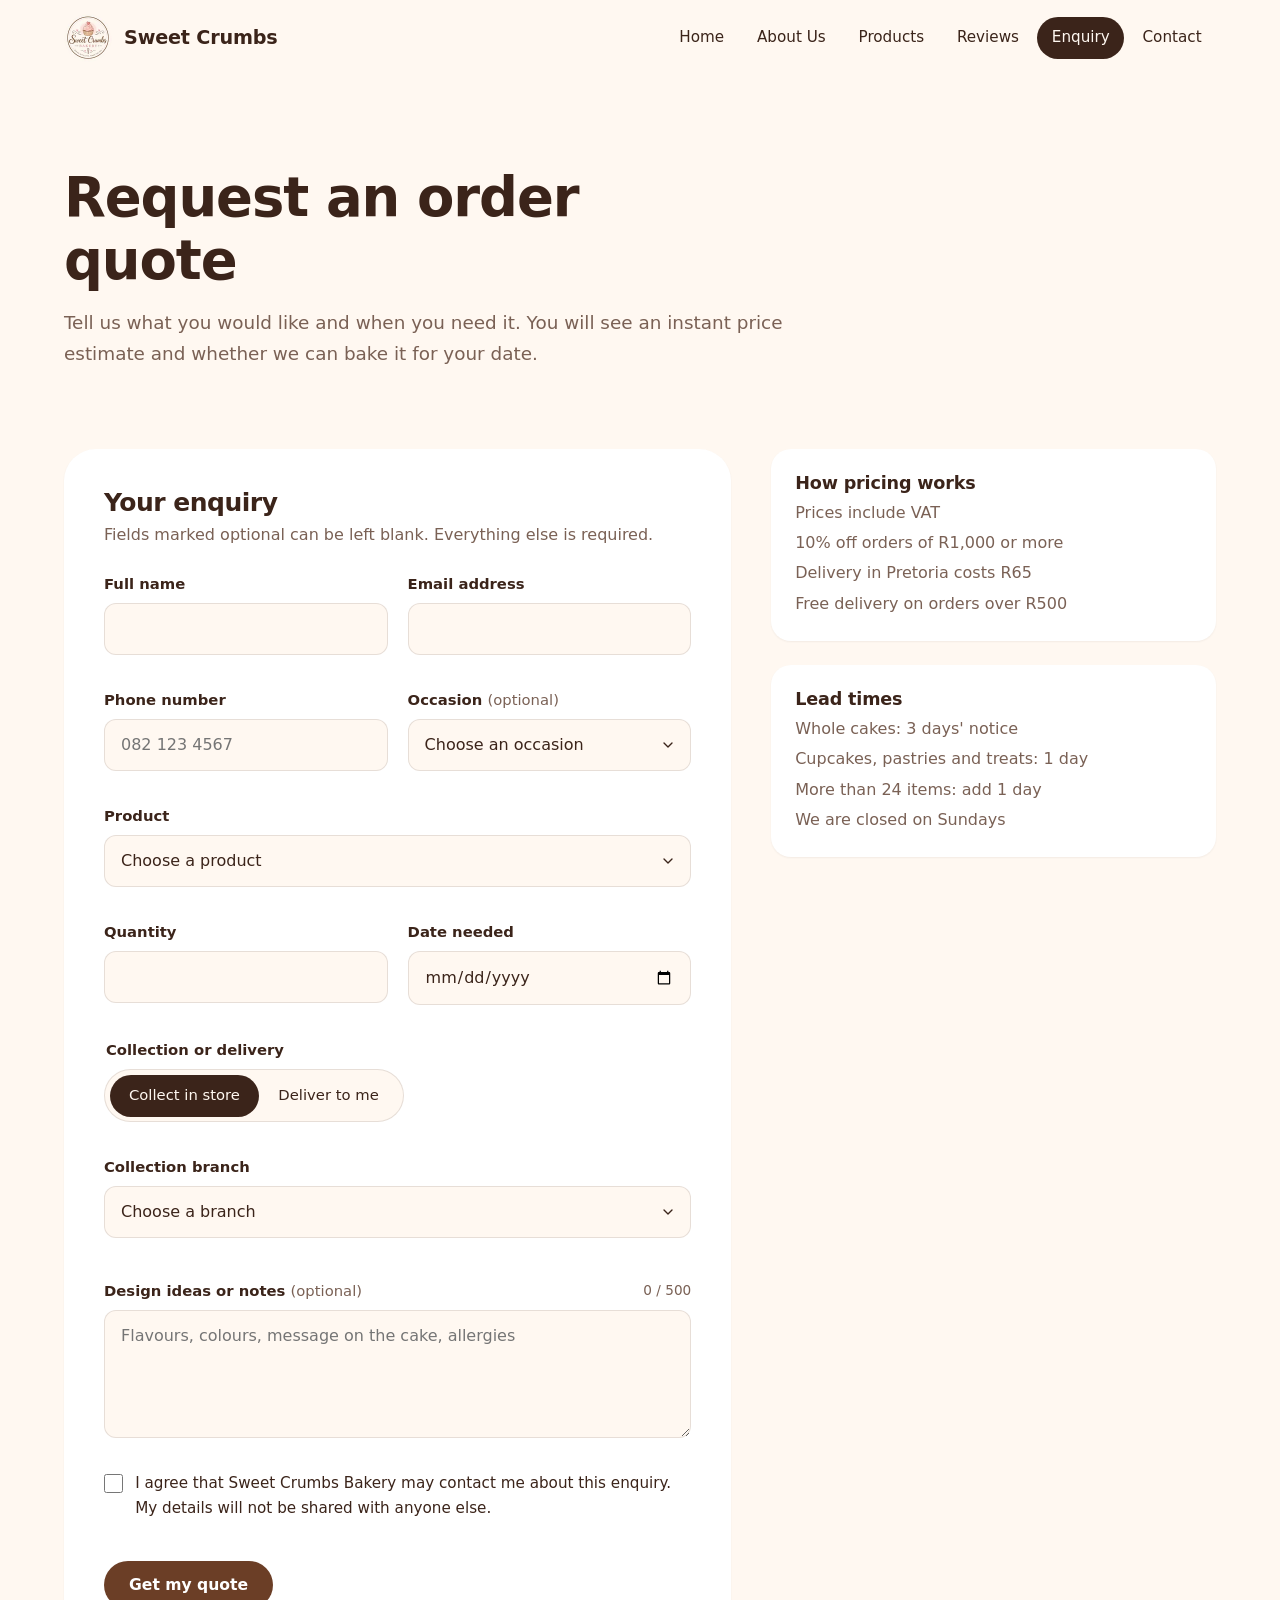
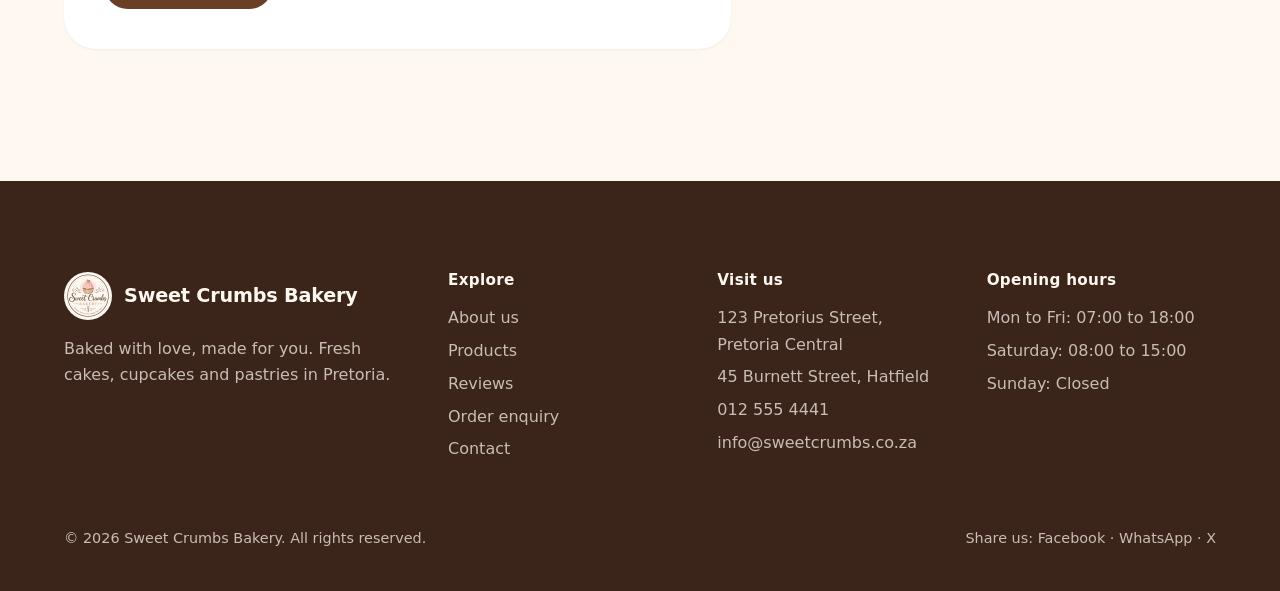
<file: enquiry.html>
<!DOCTYPE html>
<html lang="en-ZA" class="no-js">
<head>
    <meta charset="UTF-8">
    <meta name="viewport" content="width=device-width, initial-scale=1">
    <meta http-equiv="Content-Security-Policy" content="default-src 'self'; script-src 'self'; style-src 'self' https://fonts.googleapis.com; font-src https://fonts.gstatic.com; img-src 'self' data:; connect-src 'self' https://formspree.io; form-action 'self' https://formspree.io; base-uri 'self'; object-src 'none'">
    <meta name="referrer" content="strict-origin-when-cross-origin">
    <title>Order Enquiry &amp; Instant Cake Quote | Sweet Crumbs Bakery</title>
    <meta name="description" content="Request a quote for cakes, cupcakes and pastries from Sweet Crumbs Bakery. Get an instant price estimate and check availability for collection or delivery in Pretoria.">
    <meta name="keywords" content="cake quote Pretoria, order birthday cake, cupcake order, cake delivery Pretoria, bakery enquiry">
    <meta name="author" content="Sweet Crumbs Bakery">
    <meta name="robots" content="index, follow">
    <link rel="canonical" href="https://percy-m-ri.github.io/st10476650-wede-part1/enquiry.html">
    <meta property="og:type" content="website">
    <meta property="og:site_name" content="Sweet Crumbs Bakery">
    <meta property="og:title" content="Order Enquiry &amp; Instant Cake Quote | Sweet Crumbs Bakery">
    <meta property="og:description" content="Request a quote for cakes, cupcakes and pastries from Sweet Crumbs Bakery. Get an instant price estimate and check availability for collection or delivery in Pretoria.">
    <meta property="og:url" content="https://percy-m-ri.github.io/st10476650-wede-part1/enquiry.html">
    <meta property="og:image" content="https://percy-m-ri.github.io/st10476650-wede-part1/images/celebration-cake-800.jpg">
    <meta name="theme-color" content="#FFF8F1">
    <link rel="icon" type="image/png" href="images/favicon-32.png">
    <link rel="preconnect" href="https://fonts.googleapis.com">
    <link rel="preconnect" href="https://fonts.gstatic.com" crossorigin>
    <link rel="stylesheet" href="https://fonts.googleapis.com/css2?family=Poppins:wght@400;500;600;700&amp;display=swap">
    <link rel="stylesheet" href="css/style.css?v=4">
    <script src="js/boot.js?v=4"></script>
    <script src="js/data.js?v=4" defer></script>
    <script src="js/main.js?v=4" defer></script>
    <script src="js/forms.js?v=4" defer></script>
    <script src="js/enquiry.js?v=4" defer></script>
</head>
<body>
    <a class="skip-link" href="#main">Skip to main content</a>

    <header class="site-header">
        <div class="container header-inner">
            <a class="brand" href="index.html" aria-label="Sweet Crumbs Bakery home">
                <picture>
                    <source type="image/webp" srcset="images/sweet-crumbs-logo-96.webp 1x, images/sweet-crumbs-logo-192.webp 2x">
                    <img src="images/sweet-crumbs-logo-96.png" srcset="images/sweet-crumbs-logo-96.png 1x, images/sweet-crumbs-logo-192.png 2x" alt="Sweet Crumbs Bakery logo" width="48" height="48">
                </picture>
                <span>Sweet Crumbs</span>
            </a>
            <button class="nav-toggle" type="button" aria-expanded="false" aria-controls="main-nav" aria-label="Open menu"><span></span><span></span></button>
            <nav id="main-nav" class="main-nav" aria-label="Main">
                <ul>
                    <li><a href="index.html">Home</a></li>
                    <li><a href="about.html">About Us</a></li>
                    <li><a href="products.html">Products</a></li>
                    <li><a href="testimonials.html">Reviews</a></li>
                    <li><a href="enquiry.html" aria-current="page">Enquiry</a></li>
                    <li><a href="contact.html">Contact</a></li>
                </ul>
            </nav>
        </div>
    </header>

    <main id="main">
        <section class="page-hero" aria-labelledby="page-title">
            <div class="container">
                <h1 id="page-title" class="reveal">Request an order quote</h1>
                <p class="lead reveal delay-1">Tell us what you would like and when you need it. You will see an instant price estimate and whether we can bake it for your date.</p>
            </div>
        </section>

        <section class="section-tight" aria-label="Enquiry form">
            <div class="container form-layout">
                <div class="form-card reveal">
                    <h2>Your enquiry</h2>
                    <p>Fields marked optional can be left blank. Everything else is required.</p>
                    <form id="enquiry-form" action="https://formspree.io/f/your-form-id" method="POST">
                        <div class="form-grid">
                            <div class="field">
                                <label for="fullName">Full name</label>
                                <input type="text" id="fullName" name="fullName" autocomplete="name" required minlength="2" maxlength="60" aria-describedby="fullName-error">
                                <p class="error-message" id="fullName-error" aria-live="polite"></p>
                            </div>
                            <div class="field">
                                <label for="email">Email address</label>
                                <input type="email" id="email" name="email" autocomplete="email" required maxlength="100" aria-describedby="email-error">
                                <p class="error-message" id="email-error" aria-live="polite"></p>
                            </div>
                            <div class="field">
                                <label for="phone">Phone number</label>
                                <input type="tel" id="phone" name="phone" autocomplete="tel" required maxlength="16" placeholder="082 123 4567" aria-describedby="phone-error">
                                <p class="error-message" id="phone-error" aria-live="polite"></p>
                            </div>
                            <div class="field">
                                <label for="occasion">Occasion <span class="optional">(optional)</span></label>
                                <select id="occasion" name="occasion" aria-describedby="occasion-error">
                                    <option value="">Choose an occasion</option>
                                    <option>Birthday</option>
                                    <option>Wedding or anniversary</option>
                                    <option>Baby shower</option>
                                    <option>Corporate or office</option>
                                    <option>Just because</option>
                                </select>
                                <p class="error-message" id="occasion-error" aria-live="polite"></p>
                            </div>
                            <div class="field full">
                                <label for="product">Product</label>
                                <select id="product" name="product" required aria-describedby="product-error">
                                    <option value="">Choose a product</option>
                                </select>
                                <p class="error-message" id="product-error" aria-live="polite"></p>
                            </div>
                            <div class="field">
                                <label for="quantity">Quantity</label>
                                <input type="number" id="quantity" name="quantity" inputmode="numeric" min="1" max="100" step="1" required aria-describedby="quantity-error">
                                <p class="error-message" id="quantity-error" aria-live="polite"></p>
                            </div>
                            <div class="field">
                                <label for="date">Date needed</label>
                                <input type="date" id="date" name="date" required aria-describedby="date-error">
                                <p class="error-message" id="date-error" aria-live="polite"></p>
                            </div>
                            <fieldset class="field full">
                                <legend>Collection or delivery</legend>
                                <div class="segmented">
                                    <label><input type="radio" name="fulfilment" value="collect" required aria-describedby="fulfilment-error" checked>Collect in store</label>
                                    <label><input type="radio" name="fulfilment" value="delivery" aria-describedby="fulfilment-error">Deliver to me</label>
                                </div>
                                <p class="error-message" id="fulfilment-error" aria-live="polite"></p>
                            </fieldset>
                            <div class="field full conditional" id="collection-fields">
                                <div>
                                    <div class="field">
                                        <label for="branch">Collection branch</label>
                                        <select id="branch" name="branch" aria-describedby="branch-error">
                                            <option value="">Choose a branch</option>
                                            <option value="pretoria-central">Pretoria Central, 123 Pretorius Street</option>
                                            <option value="hatfield">Hatfield, 45 Burnett Street</option>
                                        </select>
                                        <p class="error-message" id="branch-error" aria-live="polite"></p>
                                    </div>
                                </div>
                            </div>
                            <div class="field full conditional" id="delivery-fields">
                                <div>
                                    <div class="field">
                                        <label for="address">Delivery address in Pretoria</label>
                                        <input type="text" id="address" name="address" autocomplete="street-address" maxlength="160" placeholder="Street, suburb and postal code" aria-describedby="address-error">
                                        <p class="error-message" id="address-error" aria-live="polite"></p>
                                    </div>
                                </div>
                            </div>
                            <div class="field full">
                                <div class="field-row">
                                    <label for="notes">Design ideas or notes <span class="optional">(optional)</span></label>
                                    <span class="hint" id="notes-count">0 / 500</span>
                                </div>
                                <textarea id="notes" name="notes" maxlength="500" placeholder="Flavours, colours, message on the cake, allergies" aria-describedby="notes-error notes-count"></textarea>
                                <p class="error-message" id="notes-error" aria-live="polite"></p>
                            </div>
                            <div class="field full">
                                <label class="checkbox"><input type="checkbox" id="consent" name="consent" value="yes" required aria-describedby="consent-error">I agree that Sweet Crumbs Bakery may contact me about this enquiry. My details will not be shared with anyone else.</label>
                                <p class="error-message" id="consent-error" aria-live="polite"></p>
                            </div>
                        </div>
                        <div class="form-actions">
                            <button type="submit" class="btn">Get my quote</button>
                            <p class="form-status" role="status" aria-live="polite"></p>
                        </div>
                    </form>
                    <div id="enquiry-result" class="result-panel" hidden aria-live="polite"></div>
                </div>

                <aside class="aside-stack" aria-label="Ordering information">
                    <div class="card info-card reveal delay-1">
                        <h3>How pricing works</h3>
                        <ul>
                            <li>Prices include VAT</li>
                            <li>10% off orders of R1,000 or more</li>
                            <li>Delivery in Pretoria costs R65</li>
                            <li>Free delivery on orders over R500</li>
                        </ul>
                    </div>
                    <div class="card info-card reveal delay-2">
                        <h3>Lead times</h3>
                        <ul>
                            <li>Whole cakes: 3 days' notice</li>
                            <li>Cupcakes, pastries and treats: 1 day</li>
                            <li>More than 24 items: add 1 day</li>
                            <li>We are closed on Sundays</li>
                        </ul>
                    </div>
                    <div class="card info-card reveal delay-3">
                        <h3>Prefer to talk?</h3>
                        <p>Call us on <a href="tel:+27125554441">012 555 4441</a> or send a general message on our <a href="contact.html">contact page</a>.</p>
                    </div>
                </aside>
            </div>
        </section>
    </main>


    <footer class="site-footer">
        <div class="container">
            <div class="footer-grid">
                <div>
                    <a class="brand" href="index.html">
                        <picture>
                            <source type="image/webp" srcset="images/sweet-crumbs-logo-96.webp 1x, images/sweet-crumbs-logo-192.webp 2x">
                            <img src="images/sweet-crumbs-logo-96.png" alt="" width="48" height="48" loading="lazy">
                        </picture>
                        <span>Sweet Crumbs Bakery</span>
                    </a>
                    <p>Baked with love, made for you. Fresh cakes, cupcakes and pastries in Pretoria.</p>
                </div>
                <div>
                    <h2>Explore</h2>
                    <ul>
                        <li><a href="about.html">About us</a></li>
                        <li><a href="products.html">Products</a></li>
                        <li><a href="testimonials.html">Reviews</a></li>
                        <li><a href="enquiry.html">Order enquiry</a></li>
                        <li><a href="contact.html">Contact</a></li>
                    </ul>
                </div>
                <div>
                    <h2>Visit us</h2>
                    <ul>
                        <li>123 Pretorius Street, Pretoria Central</li>
                        <li>45 Burnett Street, Hatfield</li>
                        <li><a href="tel:+27125554441">012 555 4441</a></li>
                        <li><a href="mailto:info@sweetcrumbs.co.za">info@sweetcrumbs.co.za</a></li>
                    </ul>
                </div>
                <div>
                    <h2>Opening hours</h2>
                    <ul>
                        <li>Mon to Fri: 07:00 to 18:00</li>
                        <li>Saturday: 08:00 to 15:00</li>
                        <li>Sunday: Closed</li>
                    </ul>
                </div>
            </div>
            <div class="footer-bottom">
                <p>&copy; <span data-year>2026</span> Sweet Crumbs Bakery. All rights reserved.</p>
                <p>Share us:
                    <a data-share="facebook" href="https://www.facebook.com/sharer/sharer.php?u=https%3A%2F%2Fpercy-m-ri.github.io%2Fst10476650-wede-part1%2F" target="_blank" rel="noopener noreferrer">Facebook</a> ·
                    <a data-share="whatsapp" href="https://wa.me/?text=https%3A%2F%2Fpercy-m-ri.github.io%2Fst10476650-wede-part1%2F" target="_blank" rel="noopener noreferrer">WhatsApp</a> ·
                    <a data-share="x" href="https://twitter.com/intent/tweet?url=https%3A%2F%2Fpercy-m-ri.github.io%2Fst10476650-wede-part1%2F" target="_blank" rel="noopener noreferrer">X</a>
                </p>
            </div>
        </div>
    </footer>
</body>
</html>
</file>
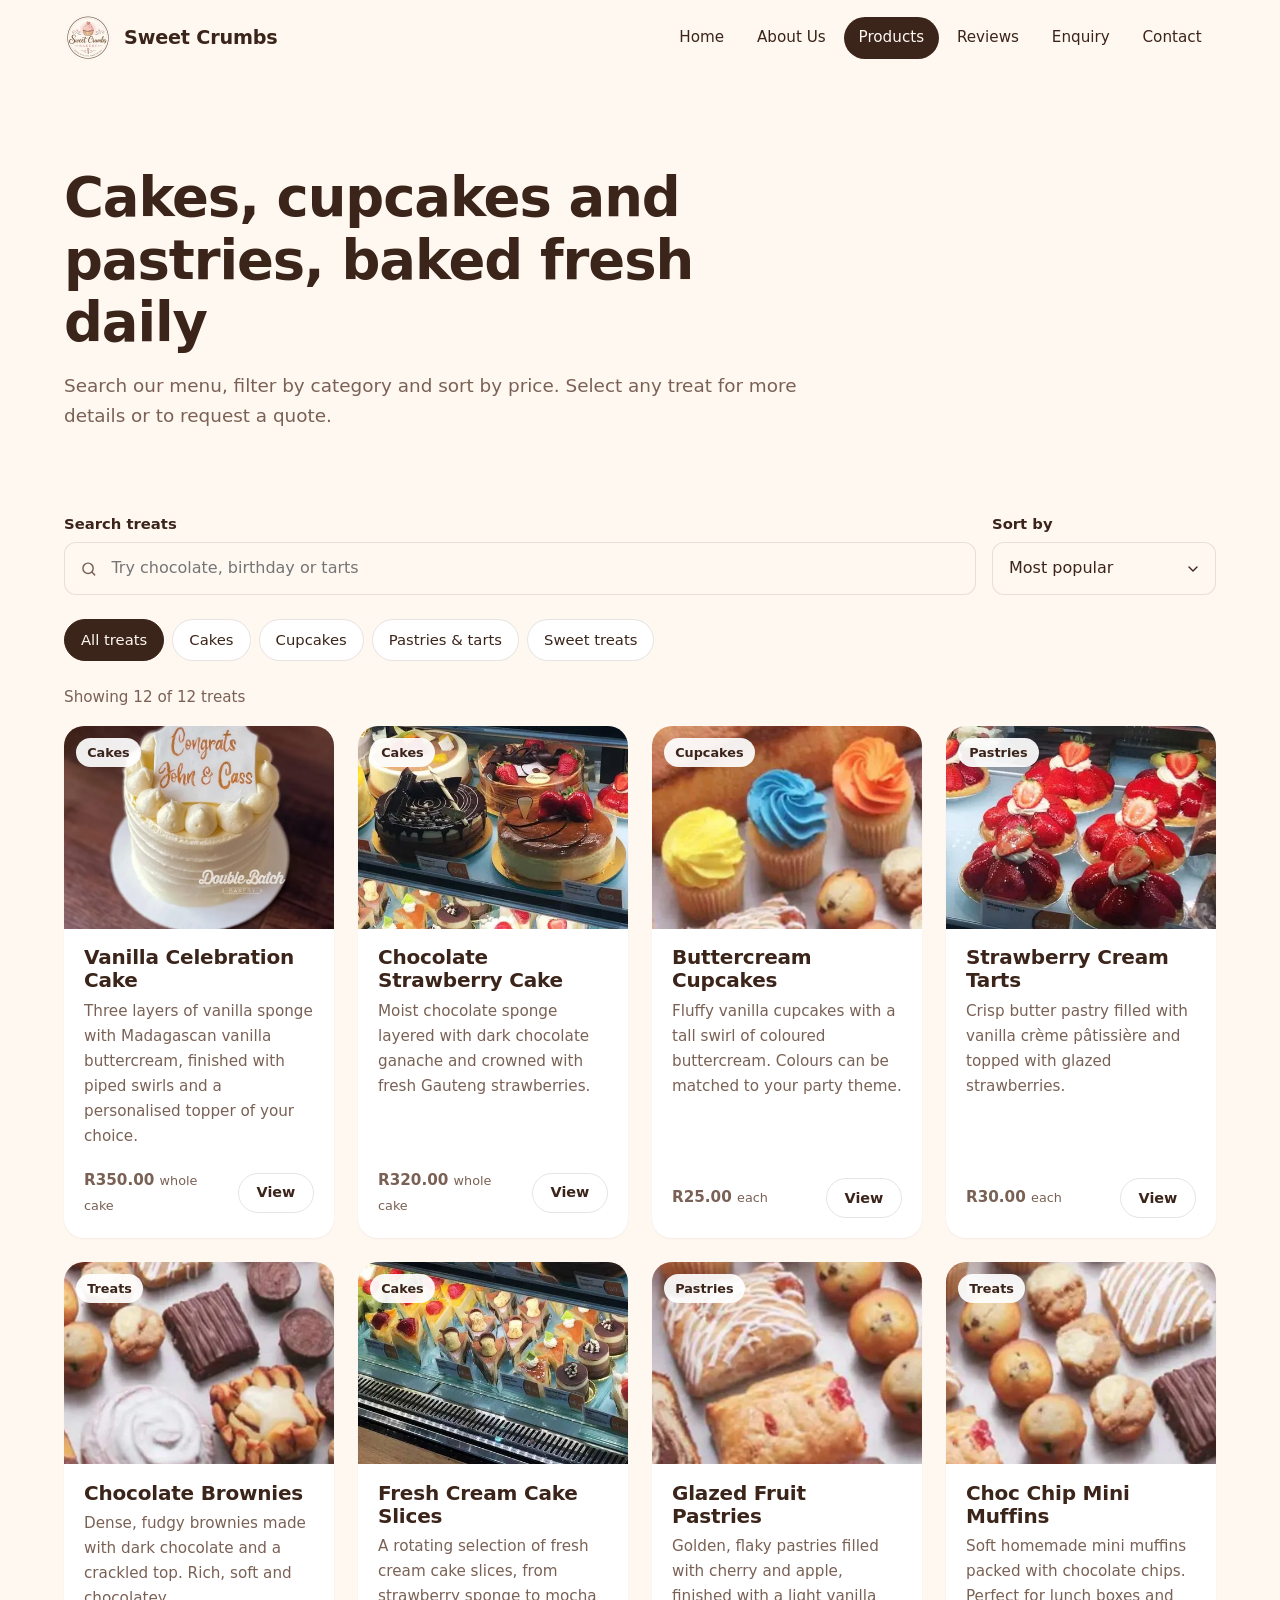
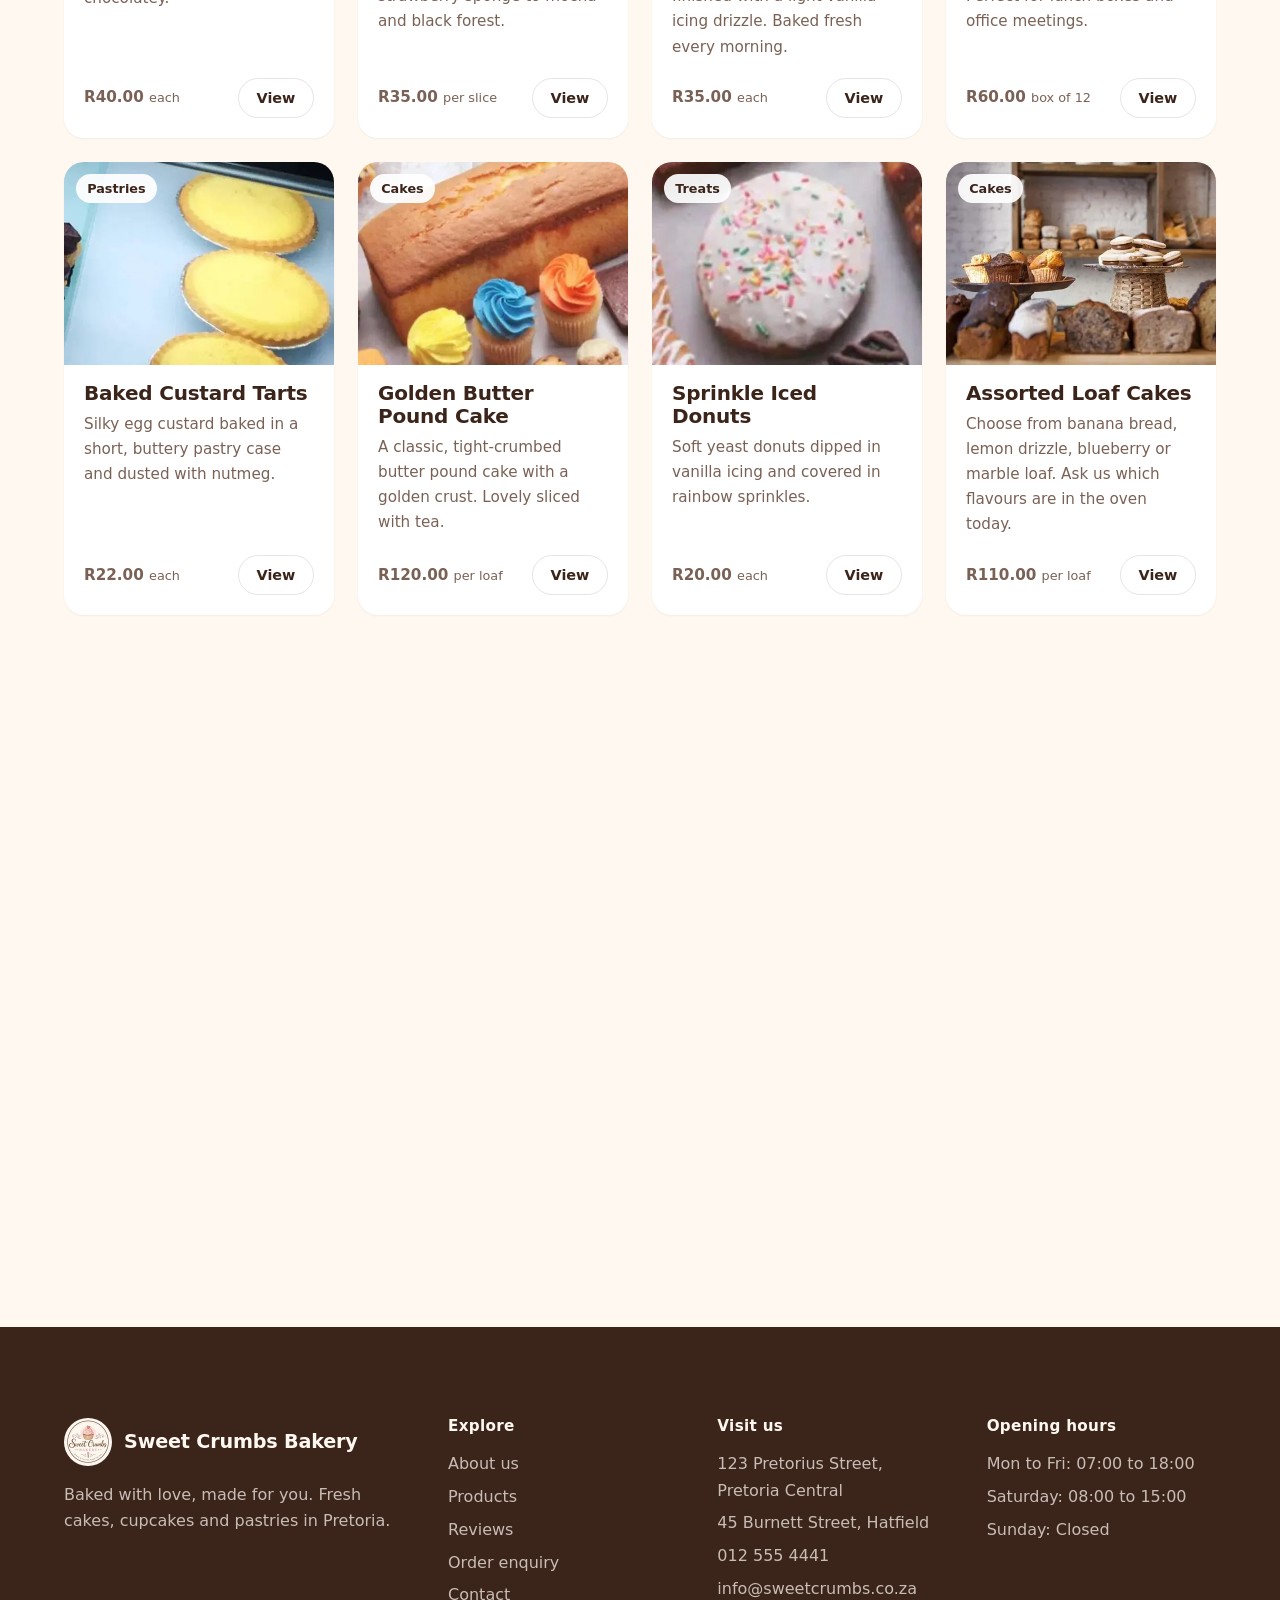
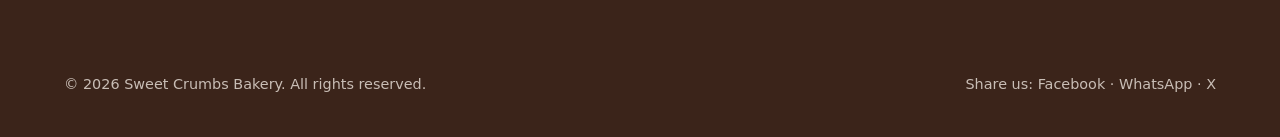
<file: products.html>
<!DOCTYPE html>
<html lang="en-ZA" class="no-js">
<head>
    <meta charset="UTF-8">
    <meta name="viewport" content="width=device-width, initial-scale=1">
    <meta http-equiv="Content-Security-Policy" content="default-src 'self'; script-src 'self'; style-src 'self' https://fonts.googleapis.com; font-src https://fonts.gstatic.com; img-src 'self' data:; connect-src 'self'; form-action 'self'; base-uri 'self'; object-src 'none'">
    <meta name="referrer" content="strict-origin-when-cross-origin">
    <title>Cakes, Cupcakes &amp; Pastries Menu | Sweet Crumbs Bakery Pretoria</title>
    <meta name="description" content="Browse and search the Sweet Crumbs menu: celebration cakes from R320, cupcakes from R25, fresh pastries, tarts, brownies and muffins baked daily in Pretoria.">
    <meta name="keywords" content="cake prices Pretoria, celebration cakes, cupcakes Pretoria, pastries, custard tarts, brownies, bakery menu Pretoria">
    <meta name="author" content="Sweet Crumbs Bakery">
    <meta name="robots" content="index, follow">
    <link rel="canonical" href="https://percy-m-ri.github.io/st10476650-wede-part1/products.html">
    <meta property="og:type" content="website">
    <meta property="og:site_name" content="Sweet Crumbs Bakery">
    <meta property="og:title" content="Cakes, Cupcakes &amp; Pastries Menu | Sweet Crumbs Bakery Pretoria">
    <meta property="og:description" content="Browse and search the Sweet Crumbs menu: celebration cakes from R320, cupcakes from R25, fresh pastries, tarts, brownies and muffins baked daily in Pretoria.">
    <meta property="og:url" content="https://percy-m-ri.github.io/st10476650-wede-part1/products.html">
    <meta property="og:image" content="https://percy-m-ri.github.io/st10476650-wede-part1/images/celebration-cake-800.jpg">
    <meta name="theme-color" content="#FFF8F1">
    <link rel="icon" type="image/png" href="images/favicon-32.png">
    <link rel="preconnect" href="https://fonts.googleapis.com">
    <link rel="preconnect" href="https://fonts.gstatic.com" crossorigin>
    <link rel="stylesheet" href="https://fonts.googleapis.com/css2?family=Poppins:wght@400;500;600;700&amp;display=swap">
    <link rel="stylesheet" href="css/style.css?v=4">
    <script src="js/boot.js?v=4"></script>
    <script src="js/data.js?v=4" defer></script>
    <script src="js/main.js?v=4" defer></script>
    <script src="js/products.js?v=4" defer></script>
</head>
<body>
    <a class="skip-link" href="#main">Skip to main content</a>

    <header class="site-header">
        <div class="container header-inner">
            <a class="brand" href="index.html" aria-label="Sweet Crumbs Bakery home">
                <picture>
                    <source type="image/webp" srcset="images/sweet-crumbs-logo-96.webp 1x, images/sweet-crumbs-logo-192.webp 2x">
                    <img src="images/sweet-crumbs-logo-96.png" srcset="images/sweet-crumbs-logo-96.png 1x, images/sweet-crumbs-logo-192.png 2x" alt="Sweet Crumbs Bakery logo" width="48" height="48">
                </picture>
                <span>Sweet Crumbs</span>
            </a>
            <button class="nav-toggle" type="button" aria-expanded="false" aria-controls="main-nav" aria-label="Open menu"><span></span><span></span></button>
            <nav id="main-nav" class="main-nav" aria-label="Main">
                <ul>
                    <li><a href="index.html">Home</a></li>
                    <li><a href="about.html">About Us</a></li>
                    <li><a href="products.html" aria-current="page">Products</a></li>
                    <li><a href="testimonials.html">Reviews</a></li>
                    <li><a href="enquiry.html">Enquiry</a></li>
                    <li><a href="contact.html">Contact</a></li>
                </ul>
            </nav>
        </div>
    </header>

    <main id="main">
        <section class="page-hero" aria-labelledby="page-title">
            <div class="container">
                <h1 id="page-title" class="reveal delay-1">Cakes, cupcakes and pastries, baked fresh daily</h1>
                <p class="lead reveal delay-2">Search our menu, filter by category and sort by price. Select any treat for more details or to request a quote.</p>
            </div>
        </section>

        <section class="section-tight" aria-label="Product catalogue" data-catalogue>
            <div class="container">
                <form class="toolbar reveal" role="search" data-search-form>
                    <div class="field">
                        <label for="product-search">Search treats</label>
                        <div class="search">
                            <svg viewBox="0 0 24 24" fill="none" stroke="currentColor" stroke-width="2" stroke-linecap="round" aria-hidden="true"><circle cx="11" cy="11" r="7"/><path d="M20 20l-3.5-3.5"/></svg>
                            <input type="search" id="product-search" name="q" placeholder="Try chocolate, birthday or tarts" maxlength="60" autocomplete="off">
                        </div>
                    </div>
                    <div class="field">
                        <label for="product-sort">Sort by</label>
                        <select id="product-sort" name="sort">
                            <option value="popular">Most popular</option>
                            <option value="price-asc">Price: low to high</option>
                            <option value="price-desc">Price: high to low</option>
                            <option value="name">Name: A to Z</option>
                        </select>
                    </div>
                </form>
                <div class="chips reveal delay-1" data-category-chips role="group" aria-label="Filter by category"></div>
                <p class="results-count" data-results-count aria-live="polite"></p>
                <div class="product-grid" data-product-grid>
                    <noscript>
                        <ul>
                            <li>Vanilla Celebration Cake: R350 per whole cake</li>
                            <li>Chocolate Strawberry Cake: R320 per whole cake</li>
                            <li>Buttercream Cupcakes: R25 each</li>
                            <li>Strawberry Cream Tarts: R30 each</li>
                            <li>Chocolate Brownies: R40 each</li>
                            <li>Fresh Cream Cake Slices: R35 per slice</li>
                            <li>Glazed Fruit Pastries: R35 each</li>
                            <li>Choc Chip Mini Muffins: R60 per box of 12</li>
                            <li>Baked Custard Tarts: R22 each</li>
                            <li>Golden Butter Pound Cake: R120 per loaf</li>
                            <li>Sprinkle Iced Donuts: R20 each</li>
                            <li>Assorted Loaf Cakes: R110 per loaf</li>
                        </ul>
                    </noscript>
                </div>
            </div>
        </section>

        <section class="section" aria-labelledby="custom-title">
            <div class="container split">
                <picture class="reveal">
                    <source type="image/webp" srcset="images/celebration-cake-480.webp 480w, images/celebration-cake-800.webp 800w" sizes="(max-width: 56rem) 100vw, 34rem">
                    <img src="images/celebration-cake-800.jpg" srcset="images/celebration-cake-480.jpg 480w, images/celebration-cake-800.jpg 800w" sizes="(max-width: 56rem) 100vw, 34rem" alt="Personalised white celebration cake with buttercream swirls and a congratulations topper" width="800" height="600" loading="lazy" decoding="async">
                </picture>
                <div class="reveal delay-2">
                    <h2 id="custom-title">Need something made just for you?</h2>
                    <p>We design personalised celebration cakes, cupcake towers and dessert tables for birthdays, weddings, baby showers and corporate events.</p>
                    <ul class="check-list">
                        <li>Choose your flavours, colours and toppers</li>
                        <li>Egg-free and dairy-free sponges on request</li>
                        <li>10% off orders of R1,000 or more</li>
                    </ul>
                    <div class="hero-actions mt-l">
                        <a class="btn" href="enquiry.html">Get an instant quote</a>
                    </div>
                </div>
            </div>
        </section>
    </main>


    <footer class="site-footer">
        <div class="container">
            <div class="footer-grid">
                <div>
                    <a class="brand" href="index.html">
                        <picture>
                            <source type="image/webp" srcset="images/sweet-crumbs-logo-96.webp 1x, images/sweet-crumbs-logo-192.webp 2x">
                            <img src="images/sweet-crumbs-logo-96.png" alt="" width="48" height="48" loading="lazy">
                        </picture>
                        <span>Sweet Crumbs Bakery</span>
                    </a>
                    <p>Baked with love, made for you. Fresh cakes, cupcakes and pastries in Pretoria.</p>
                </div>
                <div>
                    <h2>Explore</h2>
                    <ul>
                        <li><a href="about.html">About us</a></li>
                        <li><a href="products.html">Products</a></li>
                        <li><a href="testimonials.html">Reviews</a></li>
                        <li><a href="enquiry.html">Order enquiry</a></li>
                        <li><a href="contact.html">Contact</a></li>
                    </ul>
                </div>
                <div>
                    <h2>Visit us</h2>
                    <ul>
                        <li>123 Pretorius Street, Pretoria Central</li>
                        <li>45 Burnett Street, Hatfield</li>
                        <li><a href="tel:+27125554441">012 555 4441</a></li>
                        <li><a href="mailto:info@sweetcrumbs.co.za">info@sweetcrumbs.co.za</a></li>
                    </ul>
                </div>
                <div>
                    <h2>Opening hours</h2>
                    <ul>
                        <li>Mon to Fri: 07:00 to 18:00</li>
                        <li>Saturday: 08:00 to 15:00</li>
                        <li>Sunday: Closed</li>
                    </ul>
                </div>
            </div>
            <div class="footer-bottom">
                <p>&copy; <span data-year>2026</span> Sweet Crumbs Bakery. All rights reserved.</p>
                <p>Share us:
                    <a data-share="facebook" href="https://www.facebook.com/sharer/sharer.php?u=https%3A%2F%2Fpercy-m-ri.github.io%2Fst10476650-wede-part1%2F" target="_blank" rel="noopener noreferrer">Facebook</a> ·
                    <a data-share="whatsapp" href="https://wa.me/?text=https%3A%2F%2Fpercy-m-ri.github.io%2Fst10476650-wede-part1%2F" target="_blank" rel="noopener noreferrer">WhatsApp</a> ·
                    <a data-share="x" href="https://twitter.com/intent/tweet?url=https%3A%2F%2Fpercy-m-ri.github.io%2Fst10476650-wede-part1%2F" target="_blank" rel="noopener noreferrer">X</a>
                </p>
            </div>
        </div>
    </footer>
</body>
</html>
</file>
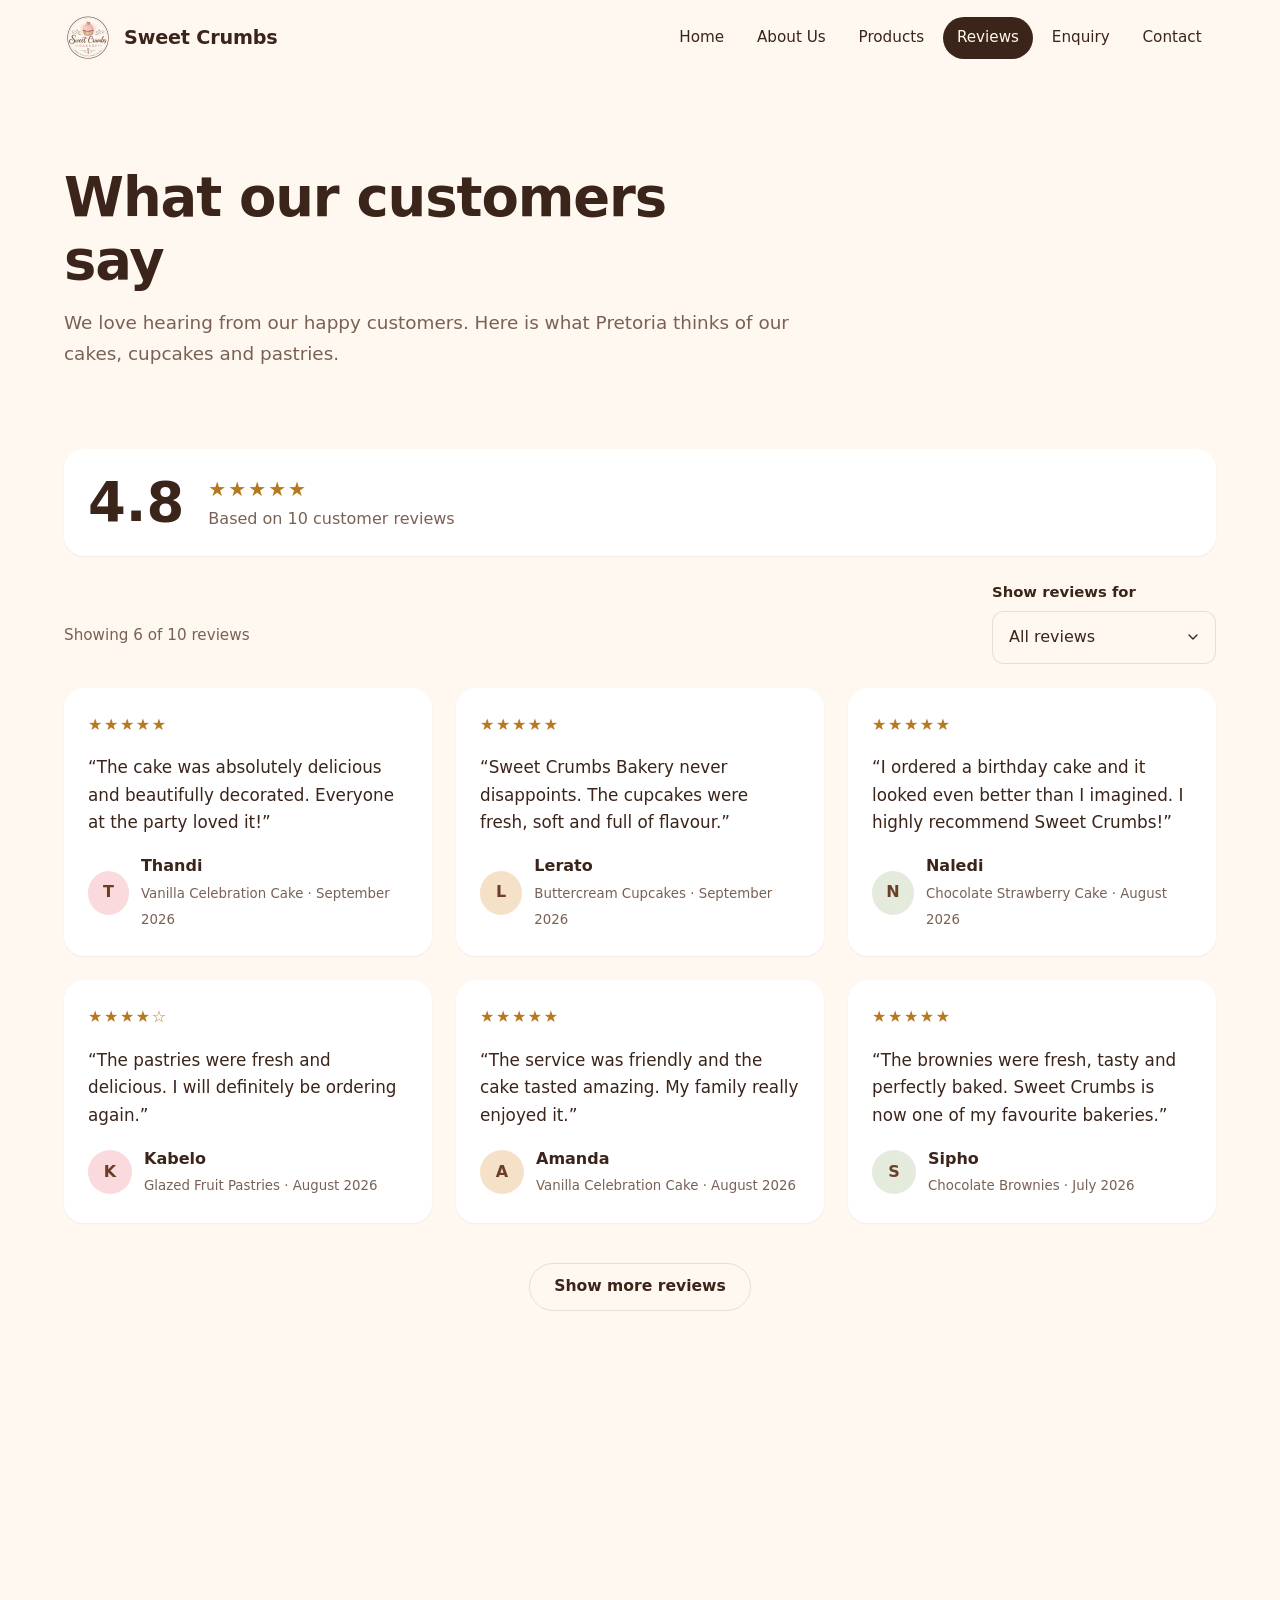
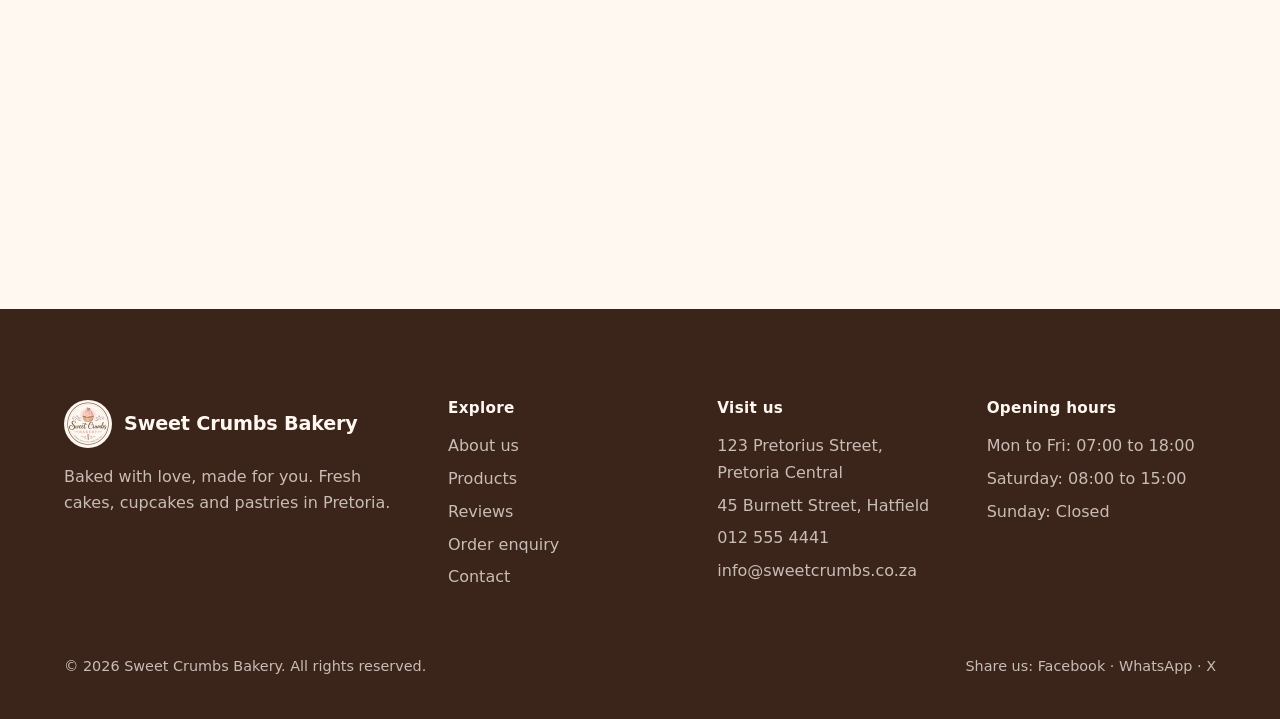
<file: testimonials.html>
<!DOCTYPE html>
<html lang="en-ZA" class="no-js">
<head>
    <meta charset="UTF-8">
    <meta name="viewport" content="width=device-width, initial-scale=1">
    <meta http-equiv="Content-Security-Policy" content="default-src 'self'; script-src 'self'; style-src 'self' https://fonts.googleapis.com; font-src https://fonts.gstatic.com; img-src 'self' data:; connect-src 'self'; form-action 'self'; base-uri 'self'; object-src 'none'">
    <meta name="referrer" content="strict-origin-when-cross-origin">
    <title>Customer Reviews | Sweet Crumbs Bakery Pretoria</title>
    <meta name="description" content="Read honest reviews from Sweet Crumbs Bakery customers in Pretoria about our celebration cakes, cupcakes, pastries and friendly service.">
    <meta name="keywords" content="Sweet Crumbs Bakery reviews, Pretoria bakery reviews, best cakes Pretoria, customer testimonials bakery">
    <meta name="author" content="Sweet Crumbs Bakery">
    <meta name="robots" content="index, follow">
    <link rel="canonical" href="https://percy-m-ri.github.io/st10476650-wede-part1/testimonials.html">
    <meta property="og:type" content="website">
    <meta property="og:site_name" content="Sweet Crumbs Bakery">
    <meta property="og:title" content="Customer Reviews | Sweet Crumbs Bakery Pretoria">
    <meta property="og:description" content="Read honest reviews from Sweet Crumbs Bakery customers in Pretoria about our celebration cakes, cupcakes, pastries and friendly service.">
    <meta property="og:url" content="https://percy-m-ri.github.io/st10476650-wede-part1/testimonials.html">
    <meta property="og:image" content="https://percy-m-ri.github.io/st10476650-wede-part1/images/cake-display-counter-1400.jpg">
    <meta name="theme-color" content="#FFF8F1">
    <link rel="icon" type="image/png" href="images/favicon-32.png">
    <link rel="preconnect" href="https://fonts.googleapis.com">
    <link rel="preconnect" href="https://fonts.gstatic.com" crossorigin>
    <link rel="stylesheet" href="https://fonts.googleapis.com/css2?family=Poppins:wght@400;500;600;700&amp;display=swap">
    <link rel="stylesheet" href="css/style.css?v=4">
    <script src="js/boot.js?v=4"></script>
    <script src="js/data.js?v=4" defer></script>
    <script src="js/main.js?v=4" defer></script>
    <script src="js/testimonials.js?v=4" defer></script>
</head>
<body>
    <a class="skip-link" href="#main">Skip to main content</a>

    <header class="site-header">
        <div class="container header-inner">
            <a class="brand" href="index.html" aria-label="Sweet Crumbs Bakery home">
                <picture>
                    <source type="image/webp" srcset="images/sweet-crumbs-logo-96.webp 1x, images/sweet-crumbs-logo-192.webp 2x">
                    <img src="images/sweet-crumbs-logo-96.png" srcset="images/sweet-crumbs-logo-96.png 1x, images/sweet-crumbs-logo-192.png 2x" alt="Sweet Crumbs Bakery logo" width="48" height="48">
                </picture>
                <span>Sweet Crumbs</span>
            </a>
            <button class="nav-toggle" type="button" aria-expanded="false" aria-controls="main-nav" aria-label="Open menu"><span></span><span></span></button>
            <nav id="main-nav" class="main-nav" aria-label="Main">
                <ul>
                    <li><a href="index.html">Home</a></li>
                    <li><a href="about.html">About Us</a></li>
                    <li><a href="products.html">Products</a></li>
                    <li><a href="testimonials.html" aria-current="page">Reviews</a></li>
                    <li><a href="enquiry.html">Enquiry</a></li>
                    <li><a href="contact.html">Contact</a></li>
                </ul>
            </nav>
        </div>
    </header>

    <main id="main">
        <section class="page-hero" aria-labelledby="page-title">
            <div class="container">
                <h1 id="page-title" class="reveal delay-1">What our customers say</h1>
                <p class="lead reveal delay-2">We love hearing from our happy customers. Here is what Pretoria thinks of our cakes, cupcakes and pastries.</p>
            </div>
        </section>

        <section class="section-tight" aria-labelledby="reviews-heading">
            <div class="container">
                <h2 id="reviews-heading" class="visually-hidden">Customer reviews</h2>
                <div class="rating-summary reveal" data-rating-summary>
                    <strong>4.8</strong>
                    <div><span class="stars" aria-label="5 out of 5 stars">★★★★★</span><p>Based on 10 customer reviews</p></div>
                </div>
                <div class="toolbar reveal delay-1">
                    <p class="results-count" data-review-count aria-live="polite"></p>
                    <div class="field">
                        <label for="review-filter">Show reviews for</label>
                        <select id="review-filter">
                            <option value="all">All reviews</option>
                            <option value="5">5-star reviews only</option>
                            <option value="cakes">Cakes</option>
                            <option value="other">Cupcakes, pastries and treats</option>
                        </select>
                    </div>
                </div>
                <div class="grid grid-3" data-reviews>
                    <noscript>
                        <article class="card quote-card">
                            <blockquote><p>“The cake was absolutely delicious and beautifully decorated. Everyone at the party loved it!”</p></blockquote>
                            <footer><div><cite>Thandi</cite></div></footer>
                        </article>
                    </noscript>
                </div>
                <div class="center-actions">
                    <button type="button" class="btn btn-ghost" data-more-reviews hidden>Show more reviews</button>
                </div>
            </div>
        </section>

        <section class="container section reveal" aria-labelledby="cta-title">
            <div class="cta-band">
                <div>
                    <h2 id="cta-title">Enjoyed something from Sweet Crumbs?</h2>
                    <p>We would love to hear about it. Send us your feedback and help other customers choose.</p>
                </div>
                <a class="btn" href="contact.html?type=feedback">Share your feedback</a>
            </div>
        </section>
    </main>


    <footer class="site-footer">
        <div class="container">
            <div class="footer-grid">
                <div>
                    <a class="brand" href="index.html">
                        <picture>
                            <source type="image/webp" srcset="images/sweet-crumbs-logo-96.webp 1x, images/sweet-crumbs-logo-192.webp 2x">
                            <img src="images/sweet-crumbs-logo-96.png" alt="" width="48" height="48" loading="lazy">
                        </picture>
                        <span>Sweet Crumbs Bakery</span>
                    </a>
                    <p>Baked with love, made for you. Fresh cakes, cupcakes and pastries in Pretoria.</p>
                </div>
                <div>
                    <h2>Explore</h2>
                    <ul>
                        <li><a href="about.html">About us</a></li>
                        <li><a href="products.html">Products</a></li>
                        <li><a href="testimonials.html">Reviews</a></li>
                        <li><a href="enquiry.html">Order enquiry</a></li>
                        <li><a href="contact.html">Contact</a></li>
                    </ul>
                </div>
                <div>
                    <h2>Visit us</h2>
                    <ul>
                        <li>123 Pretorius Street, Pretoria Central</li>
                        <li>45 Burnett Street, Hatfield</li>
                        <li><a href="tel:+27125554441">012 555 4441</a></li>
                        <li><a href="mailto:info@sweetcrumbs.co.za">info@sweetcrumbs.co.za</a></li>
                    </ul>
                </div>
                <div>
                    <h2>Opening hours</h2>
                    <ul>
                        <li>Mon to Fri: 07:00 to 18:00</li>
                        <li>Saturday: 08:00 to 15:00</li>
                        <li>Sunday: Closed</li>
                    </ul>
                </div>
            </div>
            <div class="footer-bottom">
                <p>&copy; <span data-year>2026</span> Sweet Crumbs Bakery. All rights reserved.</p>
                <p>Share us:
                    <a data-share="facebook" href="https://www.facebook.com/sharer/sharer.php?u=https%3A%2F%2Fpercy-m-ri.github.io%2Fst10476650-wede-part1%2F" target="_blank" rel="noopener noreferrer">Facebook</a> ·
                    <a data-share="whatsapp" href="https://wa.me/?text=https%3A%2F%2Fpercy-m-ri.github.io%2Fst10476650-wede-part1%2F" target="_blank" rel="noopener noreferrer">WhatsApp</a> ·
                    <a data-share="x" href="https://twitter.com/intent/tweet?url=https%3A%2F%2Fpercy-m-ri.github.io%2Fst10476650-wede-part1%2F" target="_blank" rel="noopener noreferrer">X</a>
                </p>
            </div>
        </div>
    </footer>
</body>
</html>
</file>
<file: css/style.css>
*,
*::before,
*::after {
    box-sizing: border-box;
}

html,
body,
h1,
h2,
h3,
h4,
p,
figure,
blockquote,
dl,
dd,
ul,
ol {
    margin: 0;
    padding: 0;
}

img,
picture,
svg {
    display: block;
    max-width: 100%;
    height: auto;
}

input,
button,
textarea,
select {
    font: inherit;
    color: inherit;
}

button {
    cursor: pointer;
}

:root {
    --brown: #6B3E26;
    --brown-hover: #59321E;
    --ink: #3B241A;
    --muted: #7A6155;
    --cream: #FFF8F1;
    --surface: #FFFFFF;
    --pink: #FADADD;
    --butter: #F5E1C8;
    --sage: #E4EBDD;
    --line: rgba(59, 36, 26, 0.12);
    --danger: #B3261E;
    --success: #2F6B3A;

    --font-display: "Poppins", "Segoe UI", system-ui, sans-serif;
    --font-body: "Poppins", "Segoe UI", system-ui, sans-serif;

    --step--1: 0.875rem;
    --step-0: 1rem;
    --step-1: 1.25rem;
    --step-2: 1.563rem;
    --step-3: clamp(1.6rem, 1.3rem + 1.4vw, 2.25rem);
    --step-4: clamp(2.1rem, 1.5rem + 2.6vw, 3.4rem);

    --space-xs: 0.5rem;
    --space-s: 1rem;
    --space-m: 1.5rem;
    --space-l: 2.5rem;
    --space-xl: clamp(3.5rem, 2.5rem + 4vw, 6.5rem);

    --radius-s: 0.75rem;
    --radius-m: 1.25rem;
    --radius-l: 2rem;

    --shadow-s: 0 1px 2px rgba(59, 36, 26, 0.06);
    --shadow-m: 0 1px 2px rgba(59, 36, 26, 0.05), 0 12px 32px rgba(59, 36, 26, 0.08);
    --shadow-l: 0 24px 64px rgba(59, 36, 26, 0.18);

    --ease: cubic-bezier(0.22, 1, 0.36, 1);
    --fast: 200ms;
    --slow: 650ms;

    --container: 72rem;
}

html {
    scroll-behavior: smooth;
    -webkit-text-size-adjust: 100%;
}

body {
    min-height: 100vh;
    display: flex;
    flex-direction: column;
    font-family: var(--font-body);
    font-size: var(--step-0);
    line-height: 1.65;
    color: var(--ink);
    background-color: var(--cream);
    -webkit-font-smoothing: antialiased;
}

body.no-scroll {
    overflow: hidden;
}

main {
    flex: 1;
}

h1,
h2,
h3,
h4 {
    font-family: var(--font-display);
    font-weight: 600;
    line-height: 1.15;
    letter-spacing: -0.02em;
    color: var(--ink);
}

h1 {
    font-size: var(--step-4);
}

h2 {
    font-size: var(--step-3);
}

h3 {
    font-size: var(--step-1);
    letter-spacing: -0.01em;
}

p {
    max-width: 65ch;
}

a {
    color: var(--brown);
    text-underline-offset: 0.2em;
    transition: color var(--fast) var(--ease);
}

a:hover {
    color: var(--brown-hover);
}

:focus-visible {
    outline: 3px solid var(--brown);
    outline-offset: 3px;
    border-radius: 0.375rem;
}

::selection {
    background-color: var(--pink);
}

.container {
    width: min(100% - 2.5rem, var(--container));
    margin-inline: auto;
}

.skip-link {
    position: absolute;
    left: 1rem;
    top: -4rem;
    z-index: 100;
    padding: 0.75rem 1.25rem;
    border-radius: 999px;
    background-color: var(--brown);
    color: var(--surface);
    text-decoration: none;
    transition: top var(--fast) var(--ease);
}

.skip-link:focus {
    top: 1rem;
    color: var(--surface);
}

.visually-hidden {
    position: absolute;
    width: 1px;
    height: 1px;
    overflow: hidden;
    clip: rect(0 0 0 0);
    white-space: nowrap;
}

.site-header {
    position: sticky;
    top: 0;
    z-index: 50;
    background-color: rgba(255, 248, 241, 0.86);
    backdrop-filter: saturate(160%) blur(14px);
    -webkit-backdrop-filter: saturate(160%) blur(14px);
    transition: box-shadow var(--fast) var(--ease);
}

.site-header.is-scrolled {
    box-shadow: 0 8px 24px rgba(59, 36, 26, 0.08);
}

.header-inner {
    display: flex;
    align-items: center;
    justify-content: space-between;
    gap: var(--space-m);
    min-height: 4.75rem;
}

.brand {
    display: inline-flex;
    align-items: center;
    gap: 0.75rem;
    text-decoration: none;
    color: var(--ink);
}

.brand img {
    width: 3rem;
    height: 3rem;
    border-radius: 50%;
    background-color: var(--surface);
}

.brand span {
    font-family: var(--font-display);
    font-size: 1.2rem;
    font-weight: 600;
    letter-spacing: -0.01em;
}

.main-nav ul {
    display: flex;
    align-items: center;
    gap: 0.25rem;
    list-style: none;
}

.main-nav a {
    display: block;
    padding: 0.5rem 0.9rem;
    border-radius: 999px;
    color: var(--ink);
    font-weight: 500;
    font-size: 0.95rem;
    text-decoration: none;
    transition: background-color var(--fast) var(--ease), color var(--fast) var(--ease);
}

.main-nav a:hover {
    background-color: rgba(107, 62, 38, 0.08);
    color: var(--ink);
}

.main-nav a:active {
    background-color: rgba(107, 62, 38, 0.16);
}

.main-nav a[aria-current="page"] {
    background-color: var(--ink);
    color: var(--cream);
}

.nav-toggle {
    display: none;
    position: relative;
    width: 2.75rem;
    height: 2.75rem;
    padding: 0;
    border: 0;
    border-radius: 50%;
    background-color: var(--surface);
    box-shadow: var(--shadow-s);
}

.nav-toggle span {
    position: absolute;
    left: 50%;
    width: 1.1rem;
    height: 2px;
    margin-left: -0.55rem;
    border-radius: 2px;
    background-color: var(--ink);
    transition: transform 300ms var(--ease);
}

.nav-toggle span:nth-child(1) {
    top: calc(50% - 5px);
}

.nav-toggle span:nth-child(2) {
    top: calc(50% + 3px);
}

.nav-toggle[aria-expanded="true"] span:nth-child(1) {
    transform: translateY(4px) rotate(45deg);
}

.nav-toggle[aria-expanded="true"] span:nth-child(2) {
    transform: translateY(-4px) rotate(-45deg);
}

.btn {
    display: inline-flex;
    align-items: center;
    justify-content: center;
    gap: 0.5rem;
    min-height: 3rem;
    padding: 0.75rem 1.5rem;
    border: 1px solid transparent;
    border-radius: 999px;
    background-color: var(--brown);
    color: var(--surface);
    font-weight: 600;
    font-size: 0.975rem;
    line-height: 1;
    white-space: nowrap;
    text-decoration: none;
    transition: background-color var(--fast) var(--ease), transform var(--fast) var(--ease), box-shadow var(--fast) var(--ease);
}

.btn:hover {
    background-color: var(--brown-hover);
    color: var(--surface);
    transform: translateY(-2px);
    box-shadow: 0 10px 24px rgba(107, 62, 38, 0.22);
}

.btn:active {
    transform: translateY(0);
    box-shadow: none;
}

.btn-ghost {
    background-color: transparent;
    border-color: var(--line);
    color: var(--ink);
}

.btn-ghost:hover {
    background-color: var(--surface);
    color: var(--ink);
    box-shadow: var(--shadow-m);
}

.btn-small {
    min-height: 2.5rem;
    padding: 0.55rem 1.1rem;
    font-size: 0.9rem;
}

.btn[disabled] {
    opacity: 0.6;
    pointer-events: none;
}

.lead {
    font-size: 1.15rem;
    color: var(--muted);
}

.section {
    padding-block: var(--space-xl);
}

.section-tight {
    padding-block: var(--space-l);
}

.section-head {
    display: grid;
    gap: var(--space-s);
    margin-bottom: var(--space-l);
}

.section-head p {
    color: var(--muted);
}

.section-head.center {
    justify-items: center;
    text-align: center;
}

.section-head.split {
    grid-template-columns: 1fr auto;
    align-items: end;
}

.page-hero {
    padding-block: var(--space-xl) var(--space-l);
}

.page-hero h1 {
    max-width: 18ch;
    margin-bottom: var(--space-s);
}

.hero {
    padding-block: var(--space-l) var(--space-xl);
}

.hero-grid {
    display: grid;
    grid-template-columns: 1.05fr 1fr;
    align-items: stretch;
    gap: var(--space-xl);
}

.hero-copy {
    display: flex;
    flex-direction: column;
    justify-content: center;
}

.hero h1 {
    margin-bottom: var(--space-m);
}

.hero .lead {
    margin-bottom: var(--space-l);
}

.hero-actions {
    display: flex;
    flex-wrap: wrap;
    gap: 0.75rem;
}

.hero-stats {
    display: flex;
    flex-wrap: wrap;
    gap: var(--space-l);
    margin-top: var(--space-l);
}

.hero-stats div {
    display: flex;
    flex-direction: column;
}

.hero-stats dt {
    font-size: var(--step--1);
    color: var(--muted);
}

.hero-stats dd {
    order: -1;
    font-family: var(--font-display);
    font-size: var(--step-2);
    font-weight: 600;
}

.hero-media {
    position: relative;
    align-self: center;
}

.hero-media picture {
    height: 100%;
}

.hero-media picture img {
    width: 100%;
    height: 100%;
    max-height: min(30rem, 70vh);
    object-fit: cover;
    object-position: center 30%;
    border-radius: var(--radius-l);
    box-shadow: var(--shadow-m);
}

.grid {
    display: grid;
    gap: var(--space-m);
}

.grid-2 {
    grid-template-columns: repeat(2, minmax(0, 1fr));
}

.grid-3 {
    grid-template-columns: repeat(3, minmax(0, 1fr));
}

.grid-4 {
    grid-template-columns: repeat(4, minmax(0, 1fr));
}

.card {
    padding: var(--space-m);
    border-radius: var(--radius-m);
    background-color: var(--surface);
    box-shadow: var(--shadow-s);
    transition: transform 350ms var(--ease), box-shadow 350ms var(--ease);
}

.card:hover {
    transform: translateY(-4px);
    box-shadow: var(--shadow-m);
}

.card h3 {
    margin-bottom: 0.5rem;
}

.card p {
    color: var(--muted);
}

.icon-badge {
    display: grid;
    place-items: center;
    width: 3rem;
    height: 3rem;
    margin-bottom: var(--space-s);
    border-radius: 50%;
    background-color: var(--butter);
    color: var(--brown);
}

.icon-badge svg {
    width: 1.4rem;
    height: 1.4rem;
}

.tint-pink {
    background-color: var(--pink);
}

.tint-butter {
    background-color: var(--butter);
}

.tint-sage {
    background-color: var(--sage);
}

.surface-band {
    background-color: var(--surface);
}

.product-grid {
    display: grid;
    grid-template-columns: repeat(auto-fill, minmax(15.5rem, 1fr));
    gap: var(--space-m);
}

.product-card {
    display: flex;
    flex-direction: column;
    overflow: hidden;
    border-radius: var(--radius-m);
    background-color: var(--surface);
    box-shadow: var(--shadow-s);
    transition: transform 400ms var(--ease), box-shadow 400ms var(--ease);
}

.product-card:hover {
    transform: translateY(-6px);
    box-shadow: var(--shadow-m);
}

.product-card .media {
    position: relative;
    overflow: hidden;
    aspect-ratio: 4 / 3;
    background-color: var(--butter);
}

.product-card .media img {
    width: 100%;
    height: 100%;
    object-fit: cover;
    transition: transform 700ms var(--ease);
}

.product-card:hover .media img {
    transform: scale(1.06);
}

.product-card .tag {
    position: absolute;
    top: 0.75rem;
    left: 0.75rem;
    padding: 0.25rem 0.7rem;
    border-radius: 999px;
    background-color: rgba(255, 255, 255, 0.92);
    font-size: 0.8rem;
    font-weight: 600;
    text-transform: capitalize;
}

.product-card .body {
    display: flex;
    flex: 1;
    flex-direction: column;
    gap: 0.4rem;
    padding: 1.1rem 1.25rem 1.25rem;
}

.product-card p {
    color: var(--muted);
    font-size: 0.95rem;
}

.product-card .meta {
    display: flex;
    align-items: center;
    justify-content: space-between;
    gap: 0.5rem;
    margin-top: auto;
    padding-top: 0.75rem;
}

.product-card.is-entering {
    animation: rise 500ms var(--ease) both;
    animation-delay: var(--delay, 0ms);
}

.price {
    font-family: var(--font-display);
    font-size: 1.3rem;
    font-weight: 600;
}

.price small {
    font-family: var(--font-body);
    font-size: 0.8rem;
    font-weight: 400;
    color: var(--muted);
}

.toolbar {
    display: grid;
    grid-template-columns: 1fr 14rem;
    gap: var(--space-s);
    align-items: end;
    margin-bottom: var(--space-m);
}

.search {
    position: relative;
}

.search svg {
    position: absolute;
    left: 1rem;
    top: 50%;
    width: 1.1rem;
    height: 1.1rem;
    transform: translateY(-50%);
    color: var(--muted);
    pointer-events: none;
}

.search input[type="search"] {
    padding-left: 2.9rem;
}

.chips {
    display: flex;
    flex-wrap: wrap;
    gap: 0.5rem;
    margin-bottom: var(--space-m);
}

.chip {
    padding: 0.5rem 1rem;
    border: 1px solid var(--line);
    border-radius: 999px;
    background-color: var(--surface);
    font-size: 0.925rem;
    font-weight: 500;
    transition: background-color var(--fast) var(--ease), color var(--fast) var(--ease), border-color var(--fast) var(--ease);
}

.chip:hover {
    border-color: var(--brown);
}

.chip[aria-pressed="true"] {
    border-color: var(--ink);
    background-color: var(--ink);
    color: var(--cream);
}

.results-count {
    margin-bottom: var(--space-s);
    color: var(--muted);
    font-size: 0.95rem;
}

.empty-state {
    grid-column: 1 / -1;
    padding: var(--space-l);
    border-radius: var(--radius-m);
    background-color: var(--surface);
    text-align: center;
    color: var(--muted);
}

.empty-state p {
    margin-inline: auto;
}

.split {
    display: grid;
    grid-template-columns: 1fr 1fr;
    gap: var(--space-xl);
    align-items: center;
}

.split picture img {
    width: 100%;
    aspect-ratio: 4 / 3;
    object-fit: cover;
    border-radius: var(--radius-l);
}

.split h2 {
    margin-bottom: var(--space-s);
}

.split p + p {
    margin-top: var(--space-s);
}

.check-list {
    display: grid;
    gap: 0.6rem;
    margin-top: var(--space-m);
    list-style: none;
}

.check-list li {
    display: flex;
    gap: 0.6rem;
    align-items: flex-start;
}

.check-list li::before {
    content: "";
    flex: none;
    width: 1.25rem;
    height: 1.25rem;
    margin-top: 0.2rem;
    border-radius: 50%;
    background-color: var(--sage);
    background-image: url("data:image/svg+xml,%3Csvg xmlns='http://www.w3.org/2000/svg' viewBox='0 0 24 24' fill='none' stroke='%232F6B3A' stroke-width='3' stroke-linecap='round' stroke-linejoin='round'%3E%3Cpath d='M5 12l5 5L20 7'/%3E%3C/svg%3E");
    background-size: 0.75rem;
    background-repeat: no-repeat;
    background-position: center;
}

.gallery {
    display: grid;
    grid-template-columns: repeat(4, 1fr);
    grid-auto-rows: 12rem;
    grid-auto-flow: dense;
    gap: var(--space-s);
}

.gallery-item {
    position: relative;
    overflow: hidden;
    padding: 0;
    border: 0;
    border-radius: var(--radius-m);
    background-color: var(--butter);
}

.gallery-item.wide {
    grid-column: span 2;
}

.gallery-item.tall {
    grid-row: span 2;
}

.gallery-item picture,
.gallery-item img {
    width: 100%;
    height: 100%;
}

.gallery-item img {
    object-fit: cover;
    transition: transform 800ms var(--ease);
}

.gallery-item:hover img {
    transform: scale(1.05);
}

.gallery-item .zoom {
    position: absolute;
    right: 0.75rem;
    bottom: 0.75rem;
    display: grid;
    place-items: center;
    width: 2.5rem;
    height: 2.5rem;
    border-radius: 50%;
    background-color: rgba(255, 255, 255, 0.92);
    opacity: 0;
    transform: translateY(8px);
    transition: opacity 300ms var(--ease), transform 300ms var(--ease);
}

.gallery-item:hover .zoom,
.gallery-item:focus-visible .zoom {
    opacity: 1;
    transform: translateY(0);
}

.gallery-item .zoom svg {
    width: 1.1rem;
    height: 1.1rem;
}

.overlay {
    position: fixed;
    inset: 0;
    z-index: 200;
    display: grid;
    place-items: center;
    padding: var(--space-m);
    background-color: rgba(28, 17, 12, 0.84);
    opacity: 0;
    visibility: hidden;
    transition: opacity 350ms var(--ease), visibility 0s linear 350ms;
}

.overlay.is-open {
    opacity: 1;
    visibility: visible;
    transition: opacity 350ms var(--ease), visibility 0s;
}

.lightbox-figure {
    display: grid;
    gap: var(--space-s);
    max-width: min(68rem, 100%);
    transform: scale(0.96);
    transition: transform 450ms var(--ease);
}

.overlay.is-open .lightbox-figure,
.overlay.is-open .modal-panel {
    transform: none;
}

.lightbox-figure img {
    max-height: 76vh;
    width: auto;
    margin-inline: auto;
    border-radius: var(--radius-m);
    transition: opacity 250ms var(--ease), transform 450ms var(--ease);
}

.lightbox-figure img.is-loading {
    opacity: 0;
    transform: scale(0.98);
}

.lightbox-figure figcaption {
    color: var(--cream);
    text-align: center;
}

.overlay-btn {
    position: absolute;
    display: grid;
    place-items: center;
    width: 3rem;
    height: 3rem;
    border: 0;
    border-radius: 50%;
    background-color: rgba(255, 255, 255, 0.12);
    color: var(--surface);
    transition: background-color var(--fast) var(--ease), transform var(--fast) var(--ease);
}

.overlay-btn:hover {
    background-color: rgba(255, 255, 255, 0.24);
}

.overlay-btn:active {
    transform: scale(0.94);
}

.overlay-btn svg {
    width: 1.25rem;
    height: 1.25rem;
}

.overlay-close {
    top: 1.25rem;
    right: 1.25rem;
}

.overlay-prev {
    left: 1.25rem;
    top: 50%;
    margin-top: -1.5rem;
}

.overlay-next {
    right: 1.25rem;
    top: 50%;
    margin-top: -1.5rem;
}

.lightbox-count {
    position: absolute;
    top: 1.9rem;
    left: 1.5rem;
    color: rgba(255, 255, 255, 0.75);
    font-size: 0.9rem;
}

.modal-panel {
    position: relative;
    display: grid;
    grid-template-columns: 1fr 1fr;
    width: min(54rem, 100%);
    max-height: 90vh;
    overflow: auto;
    border-radius: var(--radius-l);
    background-color: var(--surface);
    box-shadow: var(--shadow-l);
    transform: translateY(24px) scale(0.98);
    transition: transform 450ms var(--ease);
}

.modal-panel picture,
.modal-panel img {
    width: 100%;
    height: 100%;
}

.modal-panel img {
    min-height: 18rem;
    object-fit: cover;
}

.modal-body {
    display: flex;
    flex-direction: column;
    gap: var(--space-s);
    padding: var(--space-l);
}

.modal-body .price {
    font-size: var(--step-2);
}

.modal-body .category-label {
    color: var(--muted);
    font-size: var(--step--1);
    font-weight: 500;
    text-transform: capitalize;
}

.modal-close {
    top: 1rem;
    right: 1rem;
    z-index: 1;
    background-color: var(--cream);
    color: var(--ink);
}

.modal-close:hover {
    background-color: var(--butter);
}

.detail-list {
    display: grid;
    gap: 0.5rem;
    padding-block: var(--space-s);
    border-block: 1px solid var(--line);
}

.detail-list div {
    display: flex;
    justify-content: space-between;
    gap: 1rem;
    font-size: 0.95rem;
}

.detail-list dt {
    color: var(--muted);
}

.detail-list dd {
    font-weight: 600;
    text-align: right;
}

.accordion {
    display: grid;
    gap: 0.75rem;
}

.accordion-item {
    border-radius: var(--radius-m);
    background-color: var(--surface);
    box-shadow: var(--shadow-s);
}

.accordion-item h3 {
    font-family: var(--font-body);
    font-size: 1.025rem;
    letter-spacing: 0;
}

.accordion-trigger {
    display: flex;
    width: 100%;
    align-items: center;
    justify-content: space-between;
    gap: 1rem;
    padding: 1.15rem 1.4rem;
    border: 0;
    border-radius: var(--radius-m);
    background: none;
    font-weight: 600;
    text-align: left;
}

.accordion-trigger .plus {
    position: relative;
    flex: none;
    width: 2rem;
    height: 2rem;
    border-radius: 50%;
    background-color: var(--cream);
    transition: background-color var(--fast) var(--ease), transform 400ms var(--ease);
}

.accordion-trigger .plus::before,
.accordion-trigger .plus::after {
    content: "";
    position: absolute;
    top: 50%;
    left: 50%;
    width: 0.75rem;
    height: 2px;
    margin: -1px 0 0 -0.375rem;
    border-radius: 2px;
    background-color: var(--ink);
    transition: transform 400ms var(--ease);
}

.accordion-trigger .plus::after {
    transform: rotate(90deg);
}

.accordion-trigger[aria-expanded="true"] .plus {
    background-color: var(--pink);
    transform: rotate(180deg);
}

.accordion-trigger[aria-expanded="true"] .plus::after {
    transform: rotate(0deg);
}

.accordion-panel {
    display: grid;
    grid-template-rows: 0fr;
    transition: grid-template-rows 450ms var(--ease);
}

.accordion-panel > div {
    overflow: hidden;
}

.accordion-panel p {
    padding: 0 1.4rem 1.25rem;
    color: var(--muted);
}

.accordion-panel.is-open {
    grid-template-rows: 1fr;
}

.no-js .accordion-panel {
    grid-template-rows: 1fr;
}

.tabs {
    display: grid;
    gap: var(--space-m);
}

.tab-list {
    display: inline-flex;
    flex-wrap: wrap;
    justify-self: start;
    gap: 0.25rem;
    padding: 0.3rem;
    border-radius: 999px;
    background-color: var(--surface);
    box-shadow: var(--shadow-s);
}

.tab-list button {
    padding: 0.6rem 1.2rem;
    border: 0;
    border-radius: 999px;
    background: none;
    font-weight: 600;
    transition: background-color 300ms var(--ease), color 300ms var(--ease);
}

.tab-list button:hover {
    background-color: var(--cream);
}

.tab-list button[aria-selected="true"] {
    background-color: var(--ink);
    color: var(--cream);
}

.tab-panel {
    animation: rise 500ms var(--ease) both;
}

.tab-panel[hidden] {
    display: none;
}

.avatar {
    display: grid;
    place-items: center;
    width: 4.5rem;
    height: 4.5rem;
    margin: 0 auto var(--space-s);
    border-radius: 50%;
    font-family: var(--font-display);
    font-size: 1.4rem;
    font-weight: 600;
    color: var(--brown);
}

.team-card {
    text-align: center;
}

.team-card p {
    margin-inline: auto;
}

.team-card .role {
    margin-bottom: 0.5rem;
    color: var(--brown);
    font-weight: 600;
    font-size: 0.925rem;
}

.quote-card {
    display: flex;
    flex-direction: column;
    gap: var(--space-s);
}

.quote-card blockquote p {
    font-size: 1.05rem;
    color: var(--ink);
}

.quote-card footer {
    display: flex;
    align-items: center;
    gap: 0.75rem;
    margin-top: auto;
}

.quote-card .avatar {
    width: 2.75rem;
    height: 2.75rem;
    margin: 0;
    font-size: 1rem;
}

.quote-card cite {
    display: block;
    font-style: normal;
    font-weight: 600;
}

.quote-card small {
    color: var(--muted);
}

.quote-card.is-entering {
    animation: rise 500ms var(--ease) both;
    animation-delay: var(--delay, 0ms);
}

.stars {
    color: #B7791F;
    letter-spacing: 0.1em;
}

.rating-summary {
    display: flex;
    flex-wrap: wrap;
    align-items: center;
    gap: var(--space-m);
    margin-bottom: var(--space-m);
    padding: var(--space-m);
    border-radius: var(--radius-m);
    background-color: var(--surface);
    box-shadow: var(--shadow-s);
}

.rating-summary strong {
    font-family: var(--font-display);
    font-size: var(--step-4);
    line-height: 1;
}

.rating-summary .stars {
    font-size: 1.25rem;
}

.rating-summary p {
    color: var(--muted);
}

.center-actions {
    display: flex;
    justify-content: center;
    margin-top: var(--space-l);
}

.cta-band {
    display: grid;
    grid-template-columns: 1fr auto;
    align-items: center;
    gap: var(--space-l);
    padding: var(--space-xl) var(--space-l);
    border-radius: var(--radius-l);
    background-color: var(--ink);
    color: var(--cream);
}

.cta-band h2 {
    margin-bottom: 0.5rem;
    color: var(--cream);
}

.cta-band p {
    color: rgba(255, 248, 241, 0.75);
}

.cta-band .btn {
    background-color: var(--cream);
    color: var(--ink);
}

.cta-band .btn:hover {
    background-color: var(--surface);
    color: var(--ink);
    box-shadow: none;
}

.form-layout {
    display: grid;
    grid-template-columns: 1.5fr 1fr;
    gap: var(--space-l);
    align-items: start;
}

.form-card {
    padding: var(--space-l);
    border-radius: var(--radius-l);
    background-color: var(--surface);
    box-shadow: var(--shadow-s);
}

.form-card h2 {
    margin-bottom: 0.25rem;
    font-size: var(--step-2);
}

.form-card > p {
    margin-bottom: var(--space-m);
    color: var(--muted);
}

.form-grid {
    display: grid;
    grid-template-columns: repeat(2, minmax(0, 1fr));
    gap: 0.5rem 1.25rem;
}

.field {
    display: grid;
    gap: 0.4rem;
    align-content: start;
    min-width: 0;
}

.field.full {
    grid-column: 1 / -1;
}

.field label,
.field legend {
    font-weight: 600;
    font-size: 0.925rem;
}

.field .optional {
    font-weight: 400;
    color: var(--muted);
}

fieldset.field {
    margin: 0;
    padding: 0;
    border: 0;
}

fieldset.field legend {
    margin-bottom: 0.4rem;
}

input[type="text"],
input[type="email"],
input[type="tel"],
input[type="number"],
input[type="date"],
input[type="search"],
select,
textarea {
    width: 100%;
    min-height: 3rem;
    padding: 0.75rem 1rem;
    border: 1px solid var(--line);
    border-radius: var(--radius-s);
    background-color: var(--cream);
    transition: border-color var(--fast) var(--ease), box-shadow var(--fast) var(--ease), background-color var(--fast) var(--ease);
}

textarea {
    min-height: 8rem;
    resize: vertical;
}

select {
    appearance: none;
    padding-right: 2.5rem;
    background-image: url("data:image/svg+xml,%3Csvg xmlns='http://www.w3.org/2000/svg' viewBox='0 0 24 24' fill='none' stroke='%233B241A' stroke-width='2' stroke-linecap='round' stroke-linejoin='round'%3E%3Cpath d='M6 9l6 6 6-6'/%3E%3C/svg%3E");
    background-repeat: no-repeat;
    background-position: right 0.9rem center;
    background-size: 1rem;
}

input:hover,
select:hover,
textarea:hover {
    border-color: rgba(59, 36, 26, 0.3);
}

input:focus,
select:focus,
textarea:focus {
    outline: none;
    border-color: var(--brown);
    background-color: var(--surface);
    box-shadow: 0 0 0 4px rgba(107, 62, 38, 0.14);
}

.field.has-error input,
.field.has-error select,
.field.has-error textarea {
    border-color: var(--danger);
    box-shadow: 0 0 0 4px rgba(179, 38, 30, 0.1);
}

.field.is-valid input,
.field.is-valid select,
.field.is-valid textarea {
    border-color: rgba(47, 107, 58, 0.55);
}

.error-message {
    min-height: 1.35em;
    color: var(--danger);
    font-size: 0.85rem;
    line-height: 1.35;
}

.field-row {
    display: flex;
    justify-content: space-between;
    gap: 1rem;
}

.hint {
    color: var(--muted);
    font-size: 0.85rem;
}

.segmented {
    display: inline-flex;
    justify-self: start;
    padding: 0.3rem;
    border: 1px solid var(--line);
    border-radius: 999px;
    background-color: var(--cream);
}

.segmented label {
    position: relative;
    padding: 0.55rem 1.2rem;
    border-radius: 999px;
    font-weight: 500;
    cursor: pointer;
    transition: background-color 300ms var(--ease), color 300ms var(--ease);
}

.segmented input {
    position: absolute;
    opacity: 0;
    pointer-events: none;
}

.segmented label:has(input:checked) {
    background-color: var(--ink);
    color: var(--cream);
}

.segmented label:has(input:focus-visible) {
    outline: 3px solid var(--brown);
    outline-offset: 2px;
}

.field .checkbox {
    display: flex;
    gap: 0.75rem;
    align-items: flex-start;
    font-size: 0.95rem;
    font-weight: 400;
}

.checkbox input {
    flex: none;
    width: 1.2rem;
    height: 1.2rem;
    margin: 0.2rem 0 0;
    accent-color: var(--brown);
}

.conditional {
    display: grid;
    grid-template-rows: 0fr;
    opacity: 0;
    transition: grid-template-rows 400ms var(--ease), opacity 300ms var(--ease);
}

.conditional > div {
    overflow: hidden;
}

.conditional.is-shown {
    grid-template-rows: 1fr;
    opacity: 1;
}

.form-actions {
    display: flex;
    flex-wrap: wrap;
    align-items: center;
    gap: var(--space-s);
    margin-top: var(--space-s);
}

.form-status {
    font-size: 0.95rem;
}

.form-status.is-error {
    color: var(--danger);
}

.form-status.is-success {
    color: var(--success);
}

.result-panel {
    display: grid;
    gap: var(--space-s);
    margin-top: var(--space-m);
    padding: var(--space-m);
    border-radius: var(--radius-m);
    background-color: var(--cream);
    animation: rise 550ms var(--ease) both;
}

.result-panel[hidden] {
    display: none;
}

.result-panel h3 {
    font-size: var(--step-2);
}

.result-panel .actions {
    display: flex;
    flex-wrap: wrap;
    gap: 0.75rem;
}

.status-pill {
    display: inline-flex;
    align-items: center;
    justify-self: start;
    gap: 0.4rem;
    padding: 0.3rem 0.8rem;
    border-radius: 999px;
    font-size: 0.85rem;
    font-weight: 600;
}

.status-pill.ok {
    background-color: var(--sage);
    color: var(--success);
}

.status-pill.warn {
    background-color: var(--pink);
    color: var(--danger);
}

.breakdown {
    display: grid;
    gap: 0.4rem;
}

.breakdown div {
    display: flex;
    justify-content: space-between;
    gap: 1rem;
}

.breakdown dt {
    color: var(--muted);
}

.breakdown .total {
    margin-top: 0.4rem;
    padding: 0.6rem 0.85rem;
    border-radius: var(--radius-s);
    background-color: var(--surface);
    font-weight: 700;
    font-size: 1.1rem;
}

.breakdown .total dt {
    color: var(--ink);
}

@keyframes rise {
    from {
        opacity: 0;
        transform: translateY(16px);
    }

    to {
        opacity: 1;
        transform: none;
    }
}

.aside-stack {
    display: grid;
    gap: var(--space-m);
}

.info-card {
    display: grid;
    gap: 0.4rem;
}

.info-card h3 {
    margin-bottom: 0;
    font-size: 1.1rem;
}

.info-card ul {
    display: grid;
    gap: 0.25rem;
    list-style: none;
    color: var(--muted);
}

.info-card a {
    font-weight: 600;
}

.hours div {
    display: flex;
    justify-content: space-between;
    gap: 1rem;
    color: var(--muted);
}

.hours dd {
    color: var(--ink);
    font-weight: 500;
}

.map-layout {
    display: grid;
    grid-template-columns: 1fr 2fr;
    gap: var(--space-m);
}

.branch-list {
    display: grid;
    gap: var(--space-s);
    align-content: start;
}

.branch {
    display: grid;
    gap: 0.25rem;
    width: 100%;
    padding: 1.1rem 1.25rem;
    border: 1px solid var(--line);
    border-radius: var(--radius-m);
    background-color: var(--surface);
    text-align: left;
    transition: border-color var(--fast) var(--ease), box-shadow 300ms var(--ease), transform 300ms var(--ease);
}

.branch:hover {
    transform: translateY(-2px);
    box-shadow: var(--shadow-m);
}

.branch[aria-pressed="true"] {
    border-color: var(--ink);
    box-shadow: var(--shadow-m);
}

.branch strong {
    font-family: var(--font-display);
    font-size: 1.1rem;
}

.branch span {
    color: var(--muted);
    font-size: 0.925rem;
}

.map {
    min-height: 26rem;
    overflow: hidden;
    border-radius: var(--radius-l);
    background-color: var(--butter);
    box-shadow: var(--shadow-s);
}

.map-fallback {
    display: grid;
    place-items: center;
    height: 100%;
    min-height: 26rem;
    padding: var(--space-m);
    text-align: center;
    color: var(--muted);
}

.map-pin {
    display: grid;
    place-items: center;
    width: 2.5rem;
    height: 2.5rem;
    border: 3px solid var(--surface);
    border-radius: 50% 50% 50% 0;
    background-color: var(--brown);
    box-shadow: 0 6px 16px rgba(59, 36, 26, 0.35);
    transform: rotate(-45deg);
}

.map-pin span {
    width: 0.7rem;
    height: 0.7rem;
    border-radius: 50%;
    background-color: var(--surface);
}

.leaflet-popup-content-wrapper {
    border-radius: var(--radius-s);
    font-family: var(--font-body);
}

.leaflet-popup-content strong {
    font-family: var(--font-display);
    font-size: 1rem;
}

.site-footer {
    margin-top: var(--space-xl);
    padding-block: var(--space-xl) var(--space-l);
    background-color: var(--ink);
    color: rgba(255, 248, 241, 0.72);
}

.footer-grid {
    display: grid;
    grid-template-columns: 1.5fr repeat(3, 1fr);
    gap: var(--space-l);
}

.site-footer h2 {
    margin-bottom: var(--space-s);
    color: var(--cream);
    font-family: var(--font-body);
    font-size: 0.95rem;
    letter-spacing: 0.02em;
}

.site-footer .brand {
    margin-bottom: var(--space-s);
    color: var(--cream);
}

.site-footer ul {
    display: grid;
    gap: 0.4rem;
    list-style: none;
}

.site-footer a {
    color: rgba(255, 248, 241, 0.72);
    text-decoration: none;
}

.site-footer a:hover {
    color: var(--cream);
    text-decoration: underline;
}

.footer-bottom {
    display: flex;
    flex-wrap: wrap;
    justify-content: space-between;
    gap: var(--space-s);
    margin-top: var(--space-l);
    padding-top: var(--space-m);
    font-size: 0.9rem;
}

.js .reveal {
    opacity: 0;
    transform: translateY(28px);
    transition: opacity var(--slow) var(--ease), transform var(--slow) var(--ease);
    transition-delay: var(--delay, 0ms);
}

.js .reveal.is-visible {
    opacity: 1;
    transform: none;
}

.delay-1 {
    --delay: 80ms;
}

.delay-2 {
    --delay: 160ms;
}

.delay-3 {
    --delay: 240ms;
}

.delay-4 {
    --delay: 320ms;
}

.mt-l {
    margin-top: var(--space-l);
}

.not-found {
    display: grid;
    place-items: center;
    gap: var(--space-m);
    padding-block: var(--space-xl);
    text-align: center;
}

.not-found p {
    margin-inline: auto;
}

@media (max-width: 64rem) {
    .grid-3,
    .grid-4 {
        grid-template-columns: repeat(2, minmax(0, 1fr));
    }

    .hero-grid,
    .split {
        gap: var(--space-l);
    }

    .form-layout {
        grid-template-columns: 1fr;
    }

    .footer-grid {
        grid-template-columns: repeat(2, 1fr);
    }

    .gallery {
        grid-template-columns: repeat(3, 1fr);
    }
}

@media (max-width: 56rem) {
    .nav-toggle {
        display: block;
    }

    .main-nav {
        position: fixed;
        inset: 4.75rem 0 auto 0;
        padding: var(--space-s) 1.25rem var(--space-m);
        background-color: var(--cream);
        box-shadow: 0 16px 32px rgba(59, 36, 26, 0.12);
        opacity: 0;
        visibility: hidden;
        transform: translateY(-12px);
        transition: opacity 300ms var(--ease), transform 400ms var(--ease), visibility 0s linear 400ms;
    }

    .main-nav.is-open {
        opacity: 1;
        visibility: visible;
        transform: none;
        transition: opacity 300ms var(--ease), transform 400ms var(--ease), visibility 0s;
    }

    .no-js .main-nav {
        position: static;
        opacity: 1;
        visibility: visible;
        transform: none;
        box-shadow: none;
    }

    .main-nav ul {
        flex-direction: column;
        align-items: stretch;
    }

    .main-nav a {
        padding: 0.85rem 1rem;
        font-size: 1.05rem;
        border-radius: var(--radius-s);
    }

    .hero-grid,
    .split,
    .map-layout {
        grid-template-columns: 1fr;
    }

    .hero-media picture img {
        height: auto;
        max-height: 22rem;
        aspect-ratio: 16 / 10;
        object-position: center 30%;
    }

    .modal-panel {
        grid-template-columns: 1fr;
    }

    .modal-panel img {
        min-height: 0;
        aspect-ratio: 16 / 10;
    }

    .cta-band {
        grid-template-columns: 1fr;
        padding: var(--space-l) var(--space-m);
    }

    .section-head.split {
        grid-template-columns: 1fr;
    }
}

@media (max-width: 40rem) {
    body {
        font-size: 0.975rem;
    }

    .container {
        width: min(100% - 2rem, var(--container));
    }

    .grid-2,
    .grid-3,
    .grid-4,
    .form-grid,
    .toolbar {
        grid-template-columns: 1fr;
    }

    .gallery {
        grid-template-columns: repeat(2, 1fr);
        grid-auto-rows: 9rem;
    }

    .form-card {
        padding: var(--space-m);
    }

    .modal-body {
        padding: var(--space-m);
    }

    .footer-grid {
        grid-template-columns: 1fr;
    }

    .hero-stats {
        gap: var(--space-m);
    }

    .overlay-prev,
    .overlay-next {
        top: auto;
        bottom: 1.25rem;
        margin-top: 0;
    }

    .map,
    .map-fallback {
        min-height: 20rem;
    }

    .brand span {
        font-size: 1.05rem;
    }

    .segmented {
        display: flex;
    }

    .segmented label {
        flex: 1;
        padding-inline: 0.6rem;
        font-size: 0.9rem;
        text-align: center;
        white-space: nowrap;
    }
}

@media (prefers-reduced-motion: reduce) {
    *,
    *::before,
    *::after {
        animation-duration: 0.01ms !important;
        animation-iteration-count: 1 !important;
        transition-duration: 0.01ms !important;
        scroll-behavior: auto !important;
    }

    .js .reveal {
        opacity: 1;
        transform: none;
    }
}
</file>
